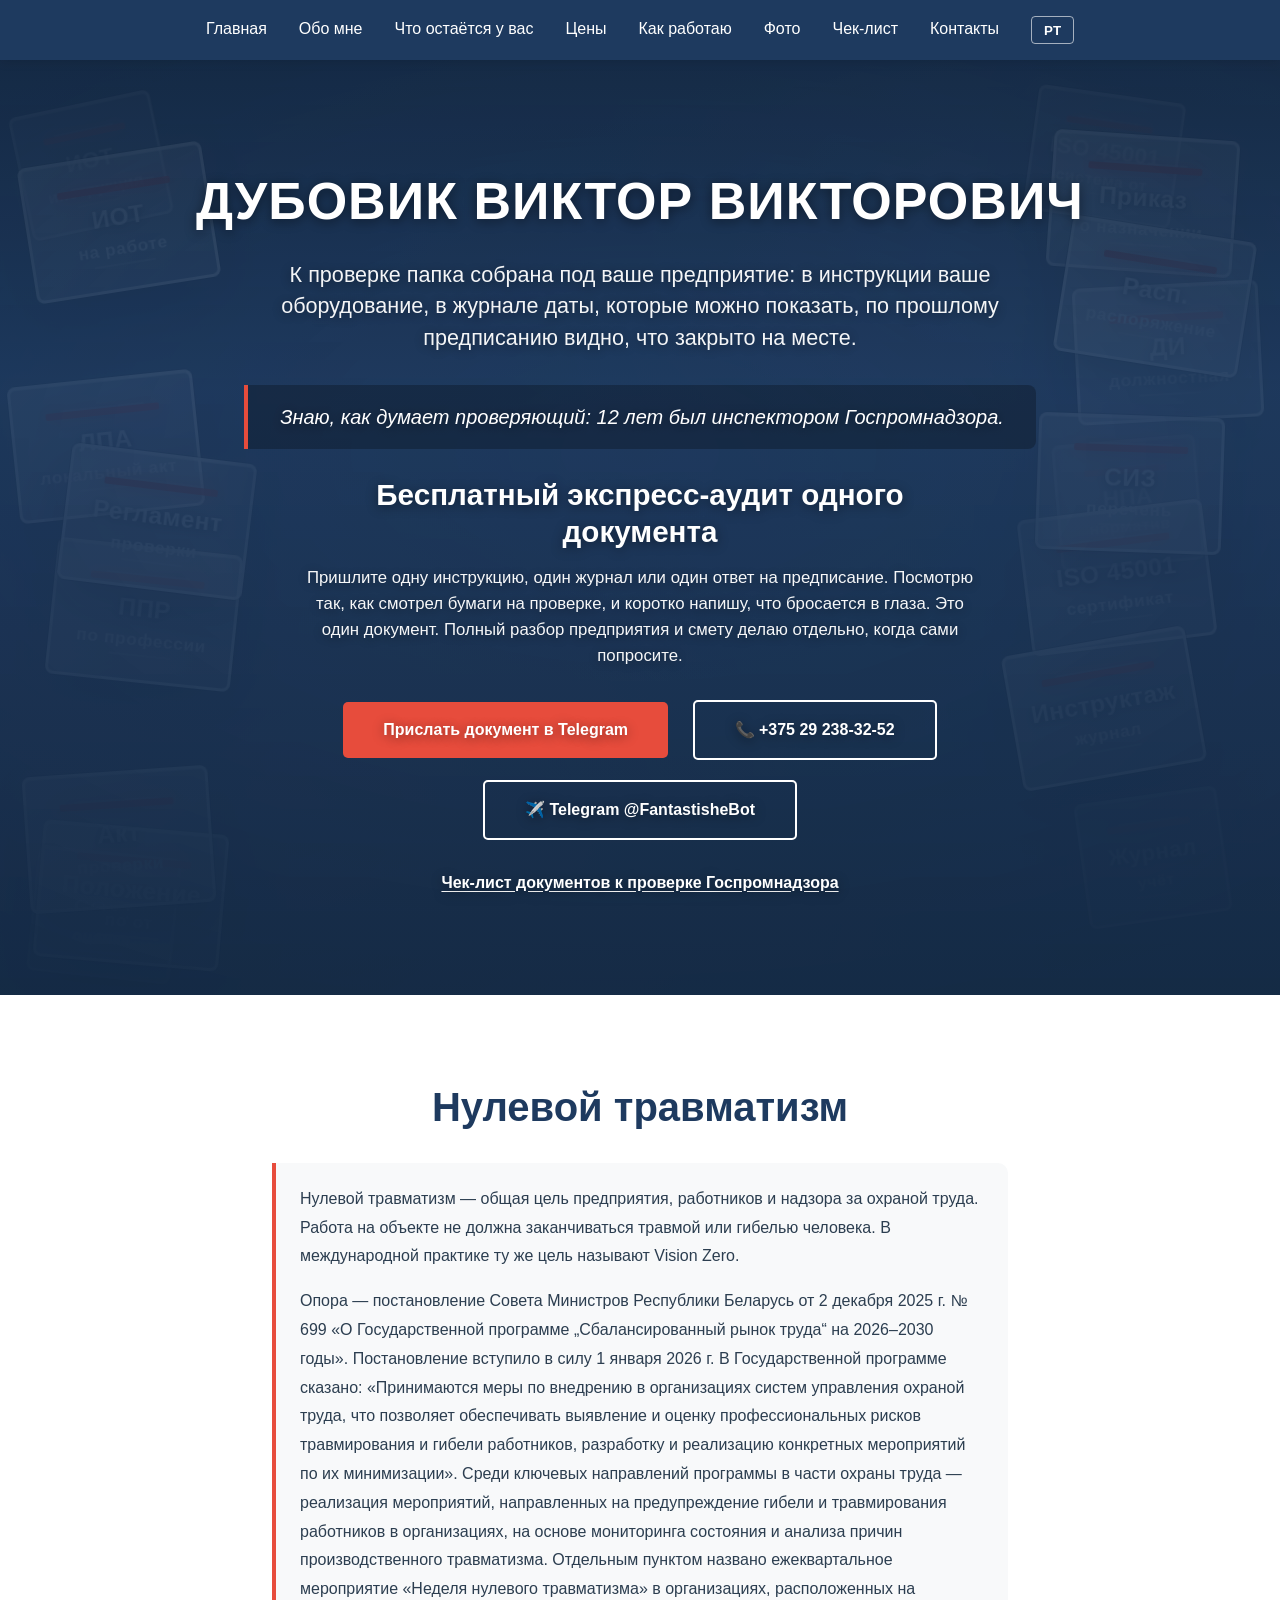
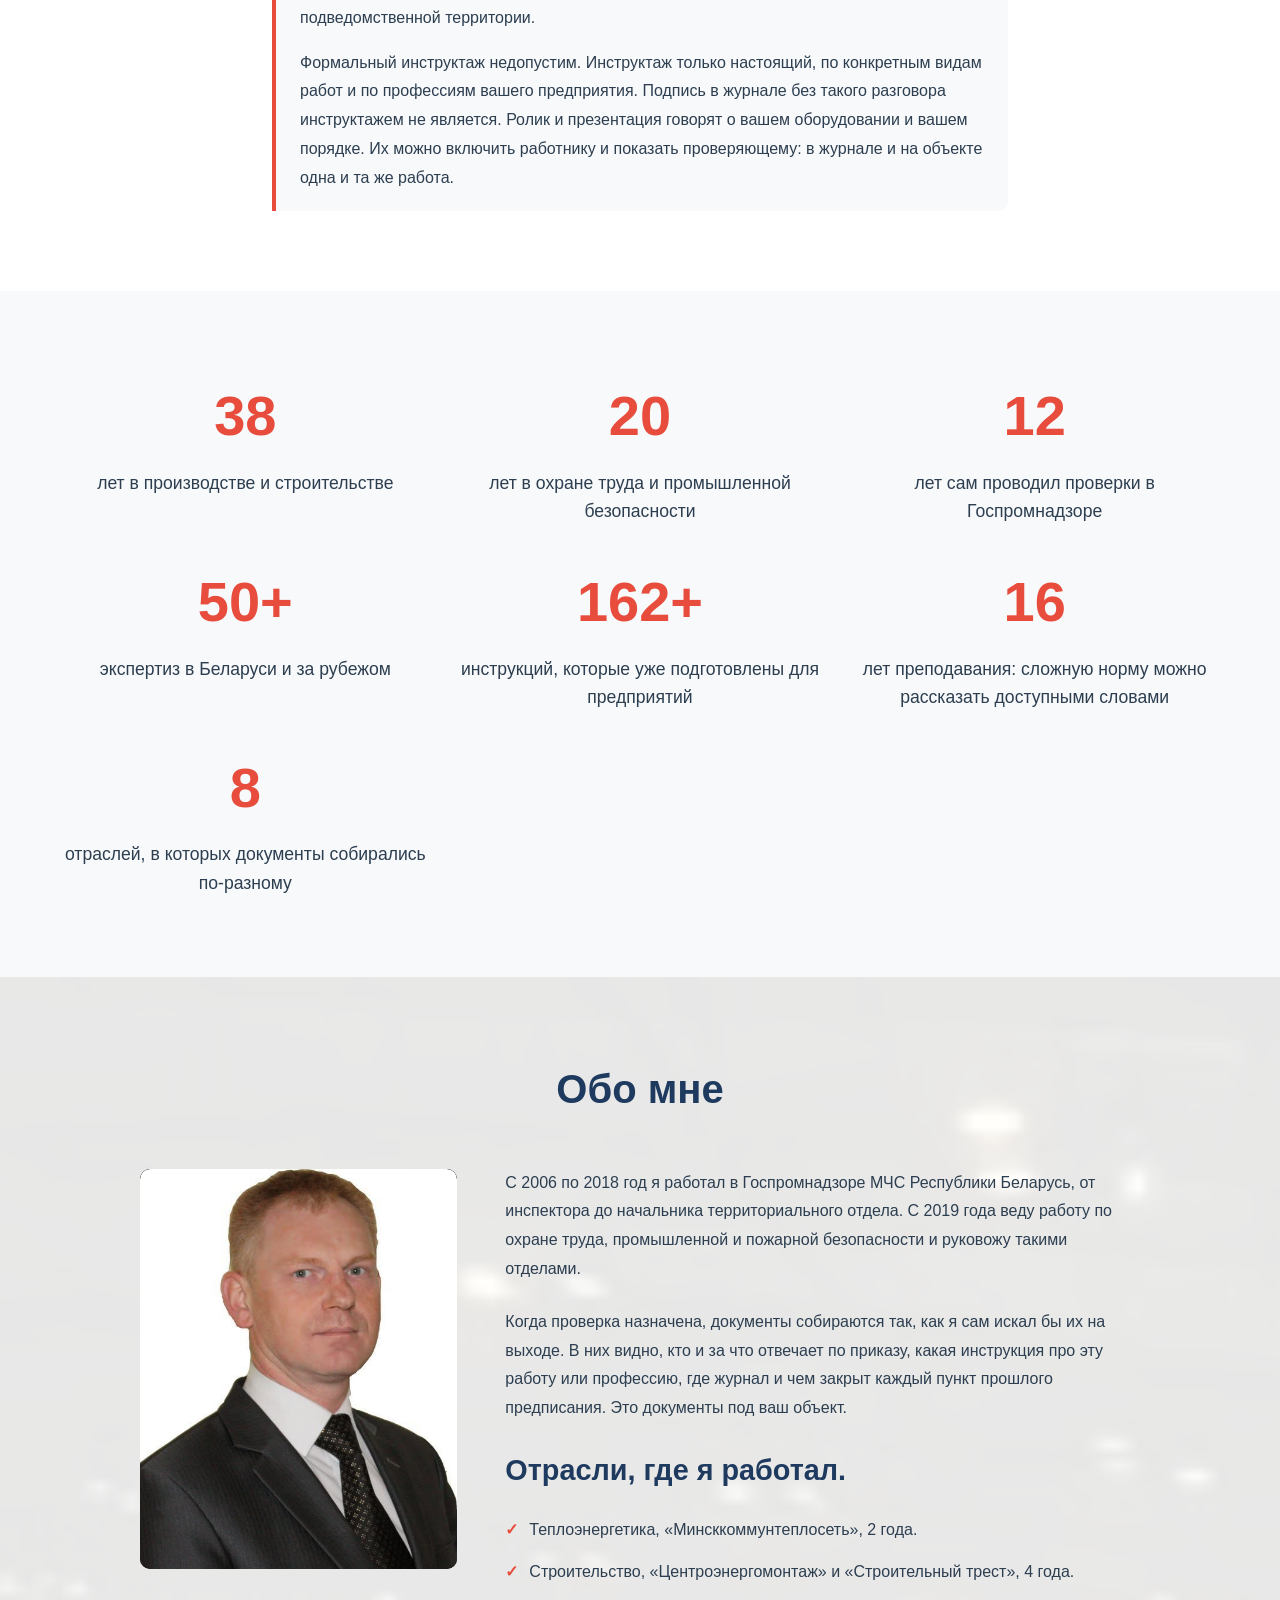
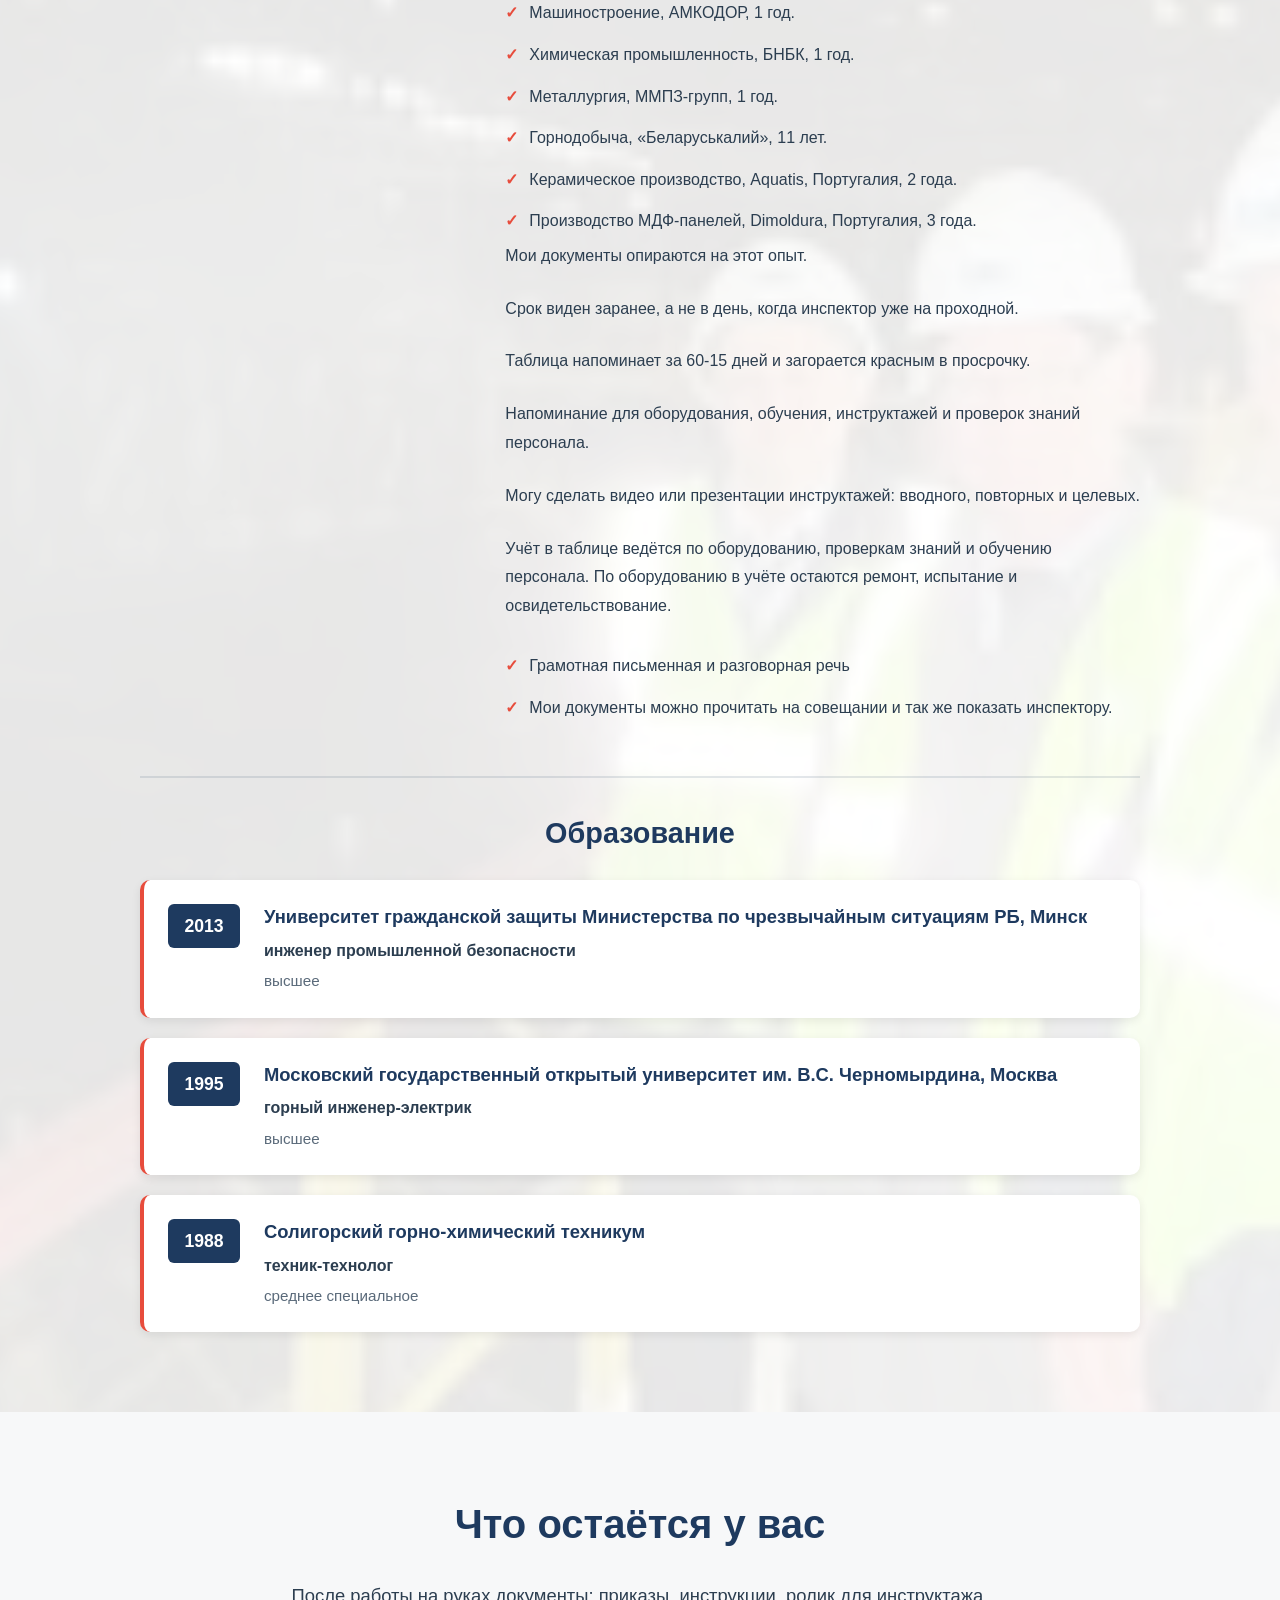
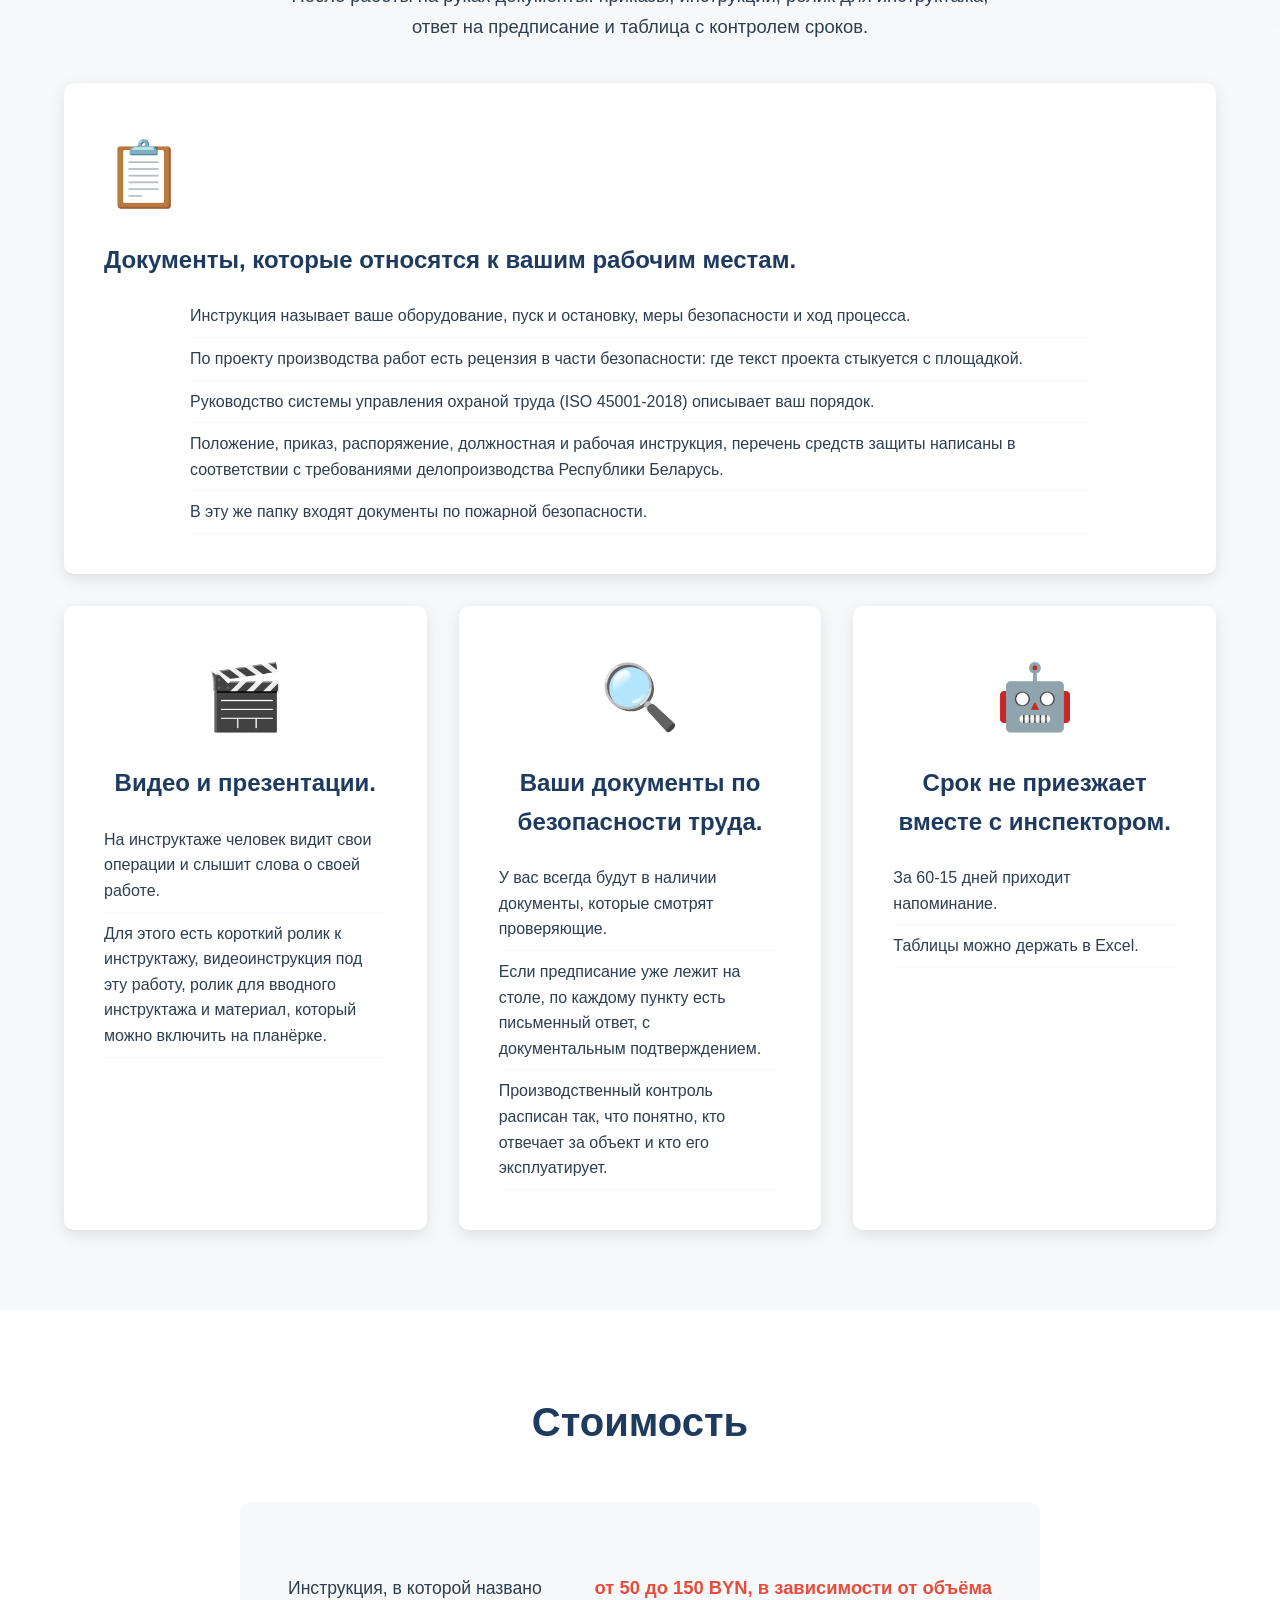
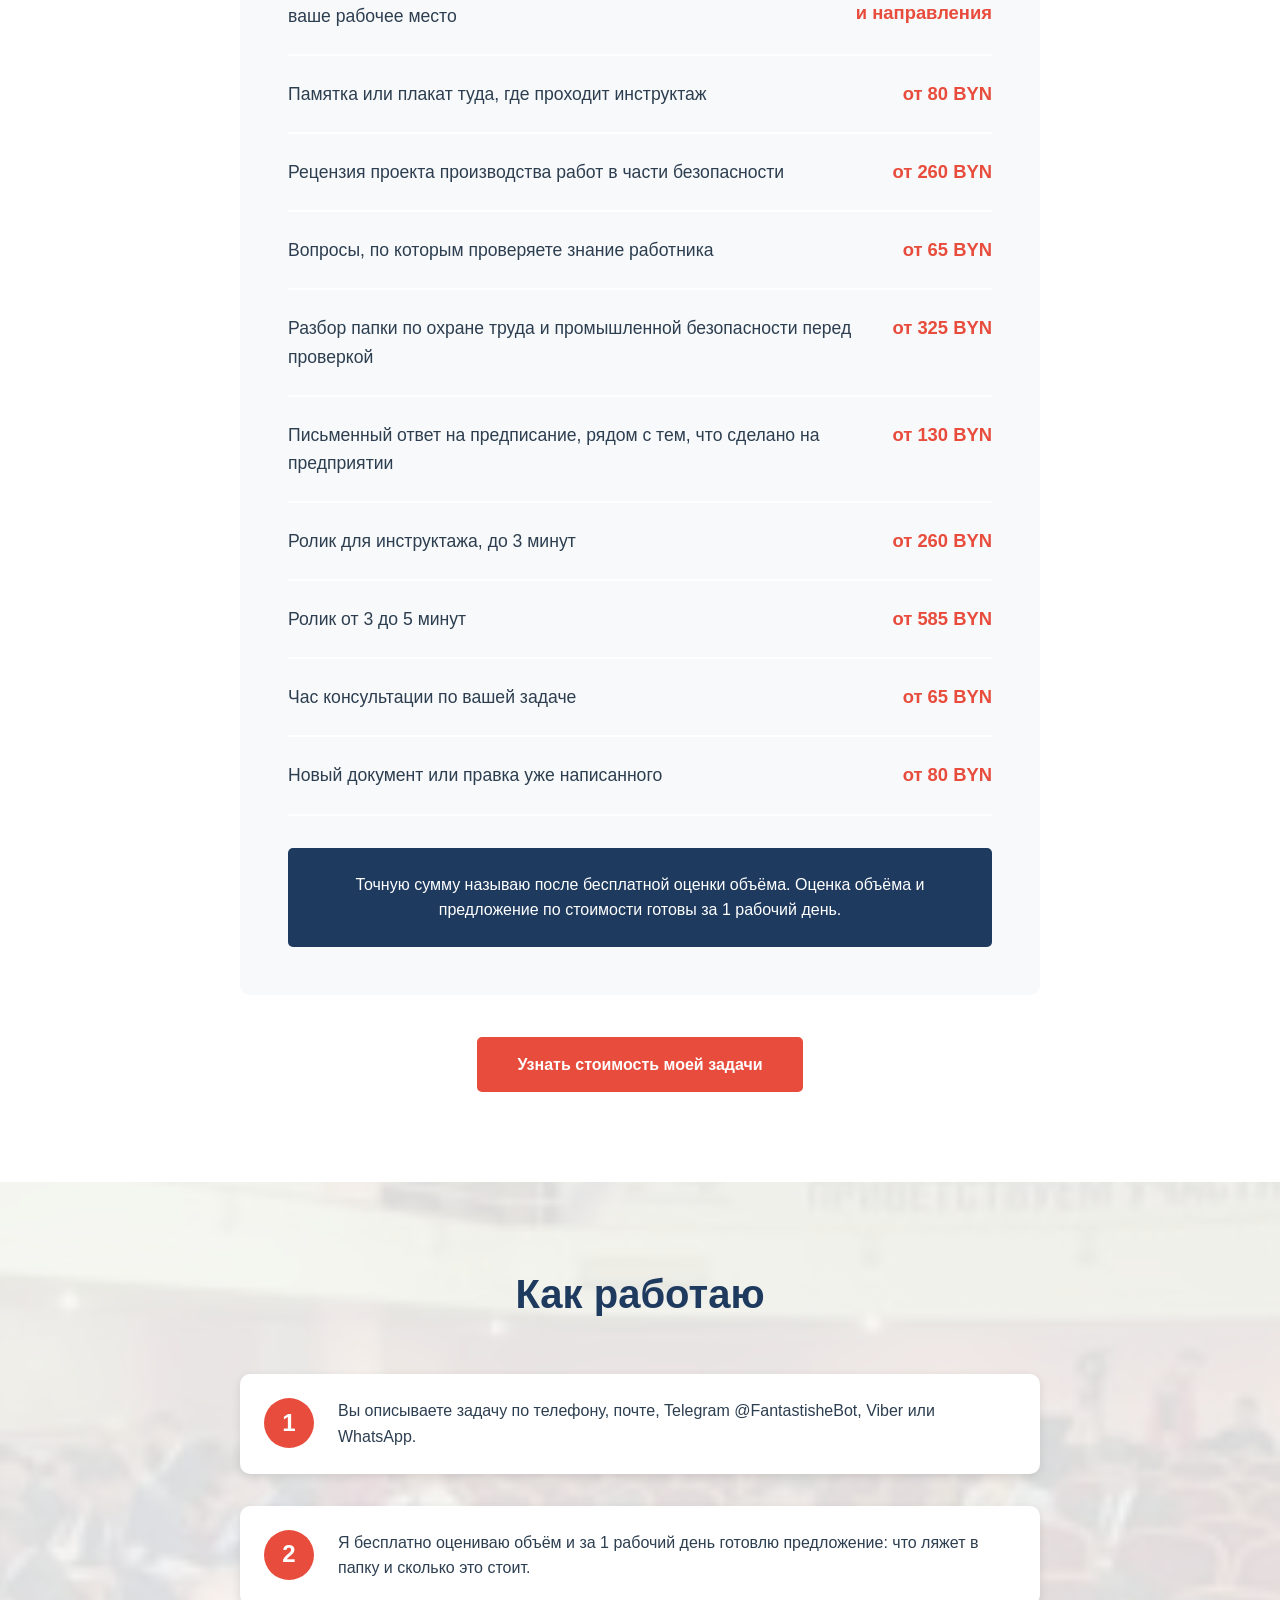
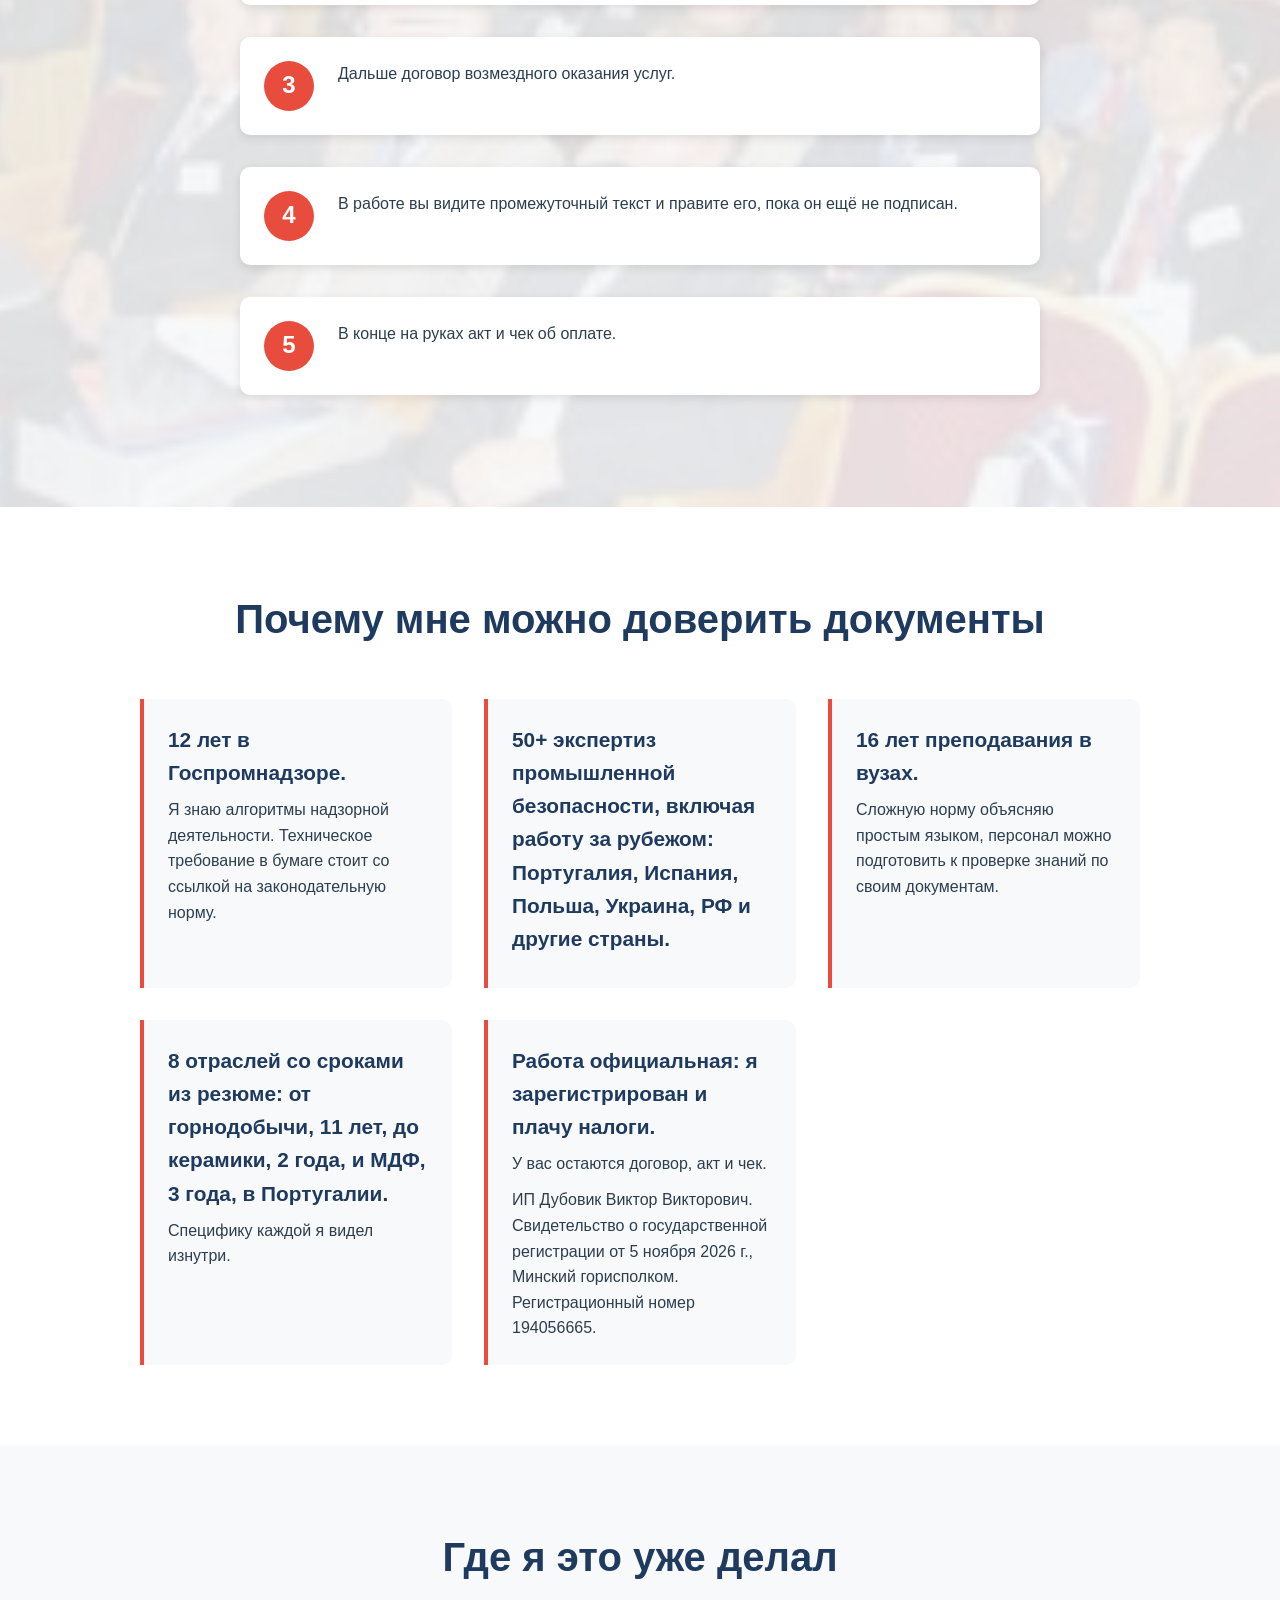
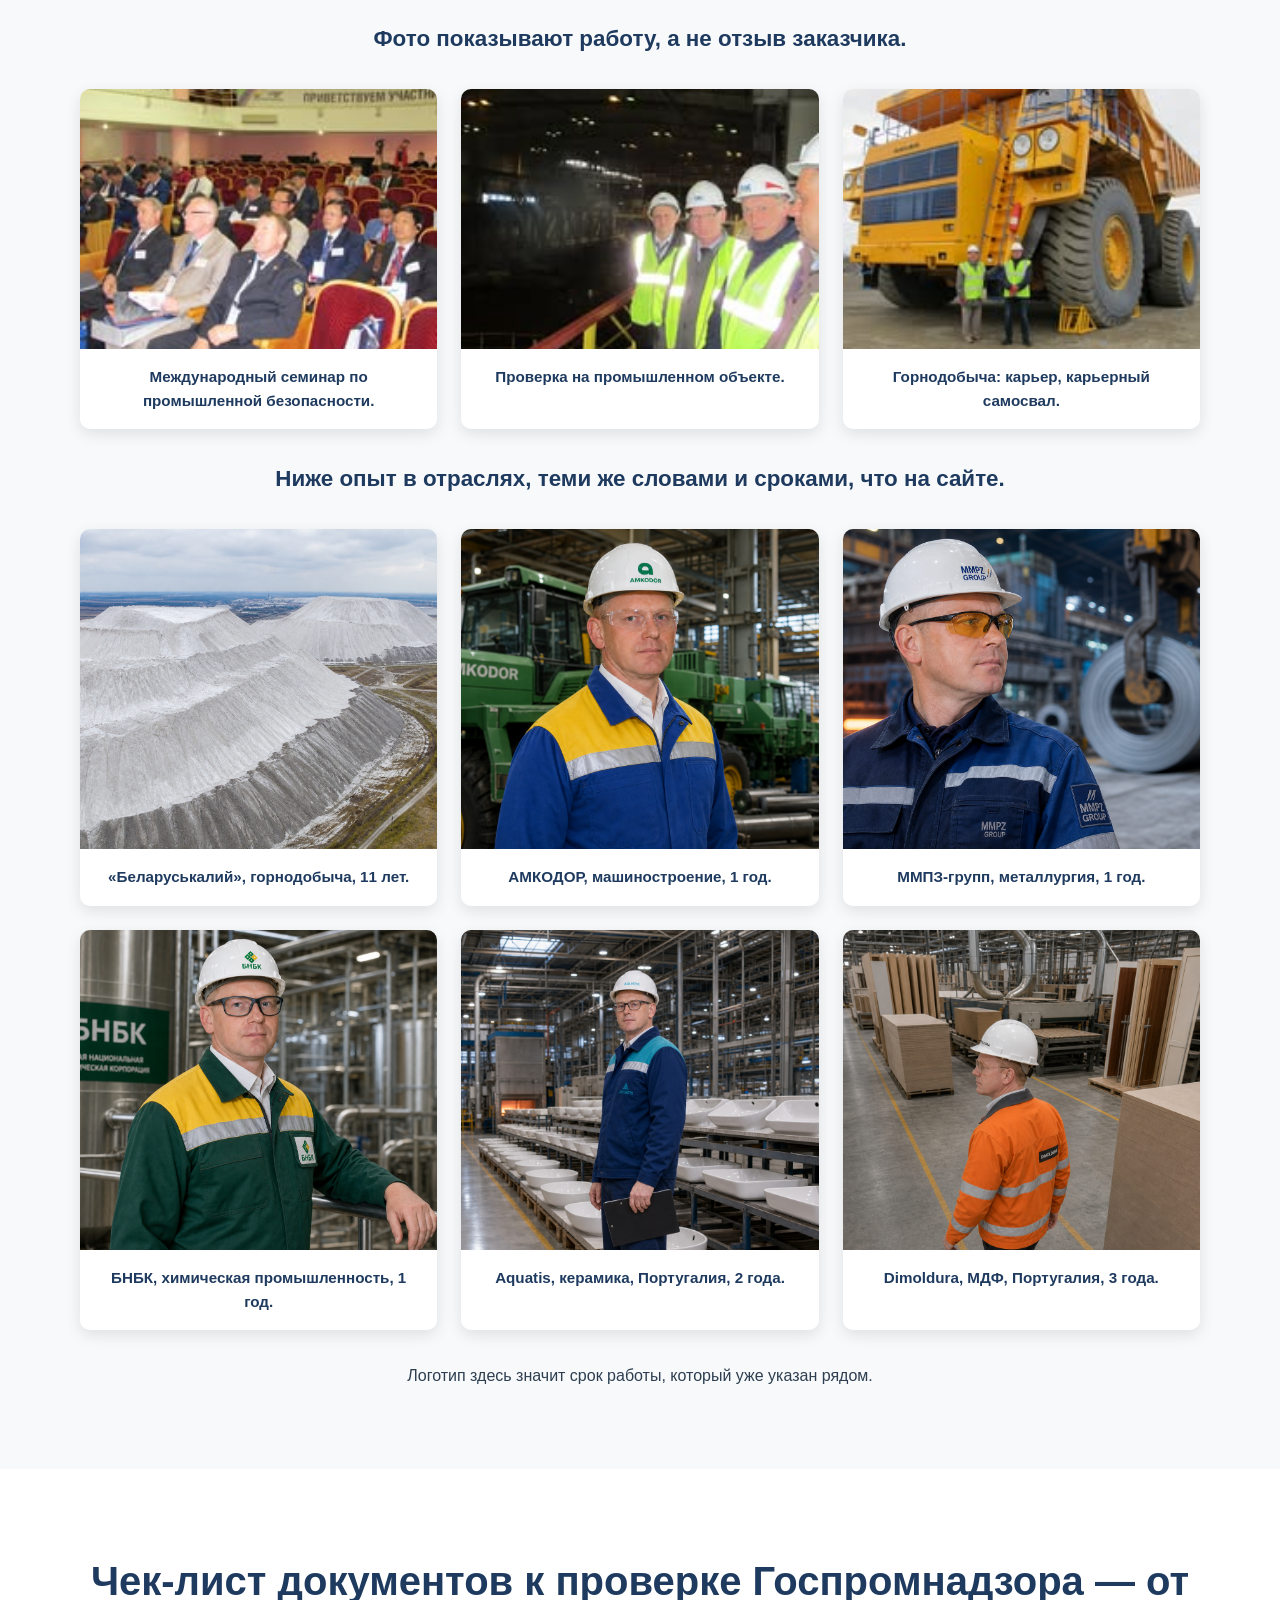
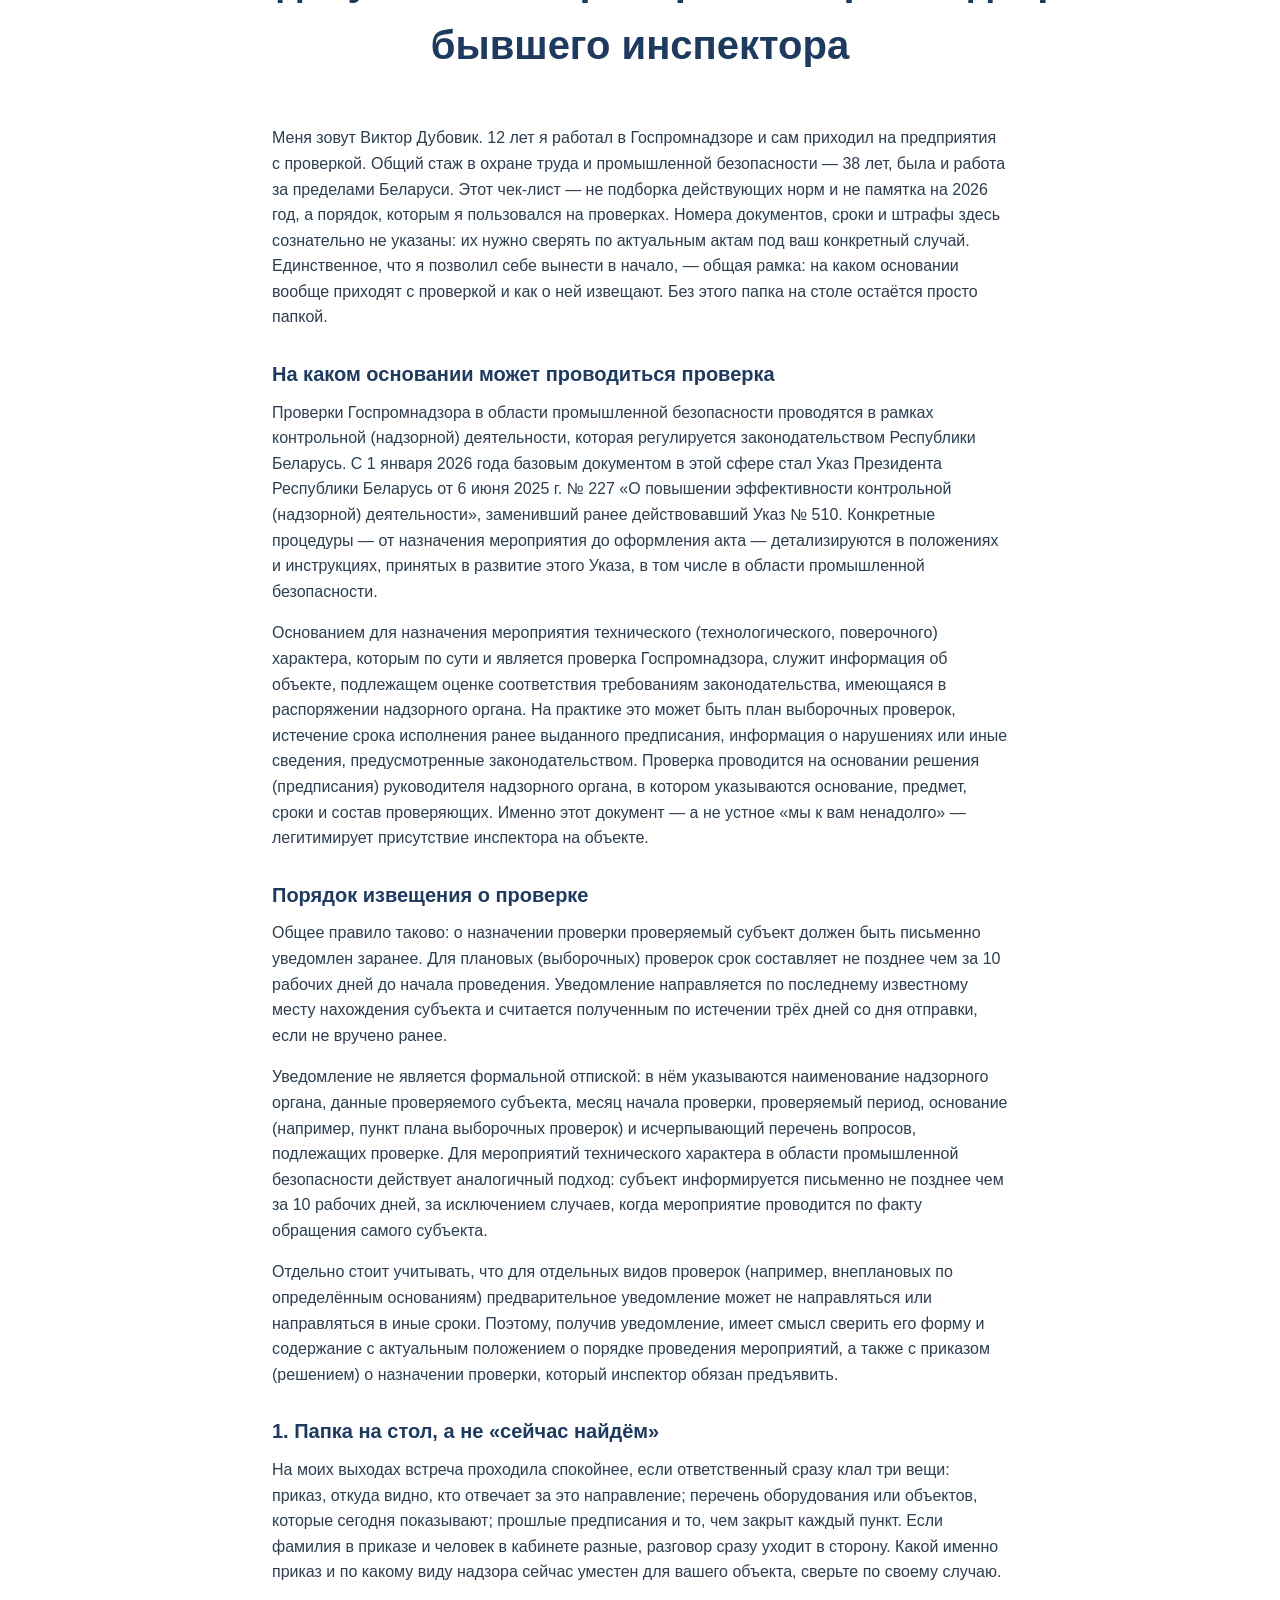
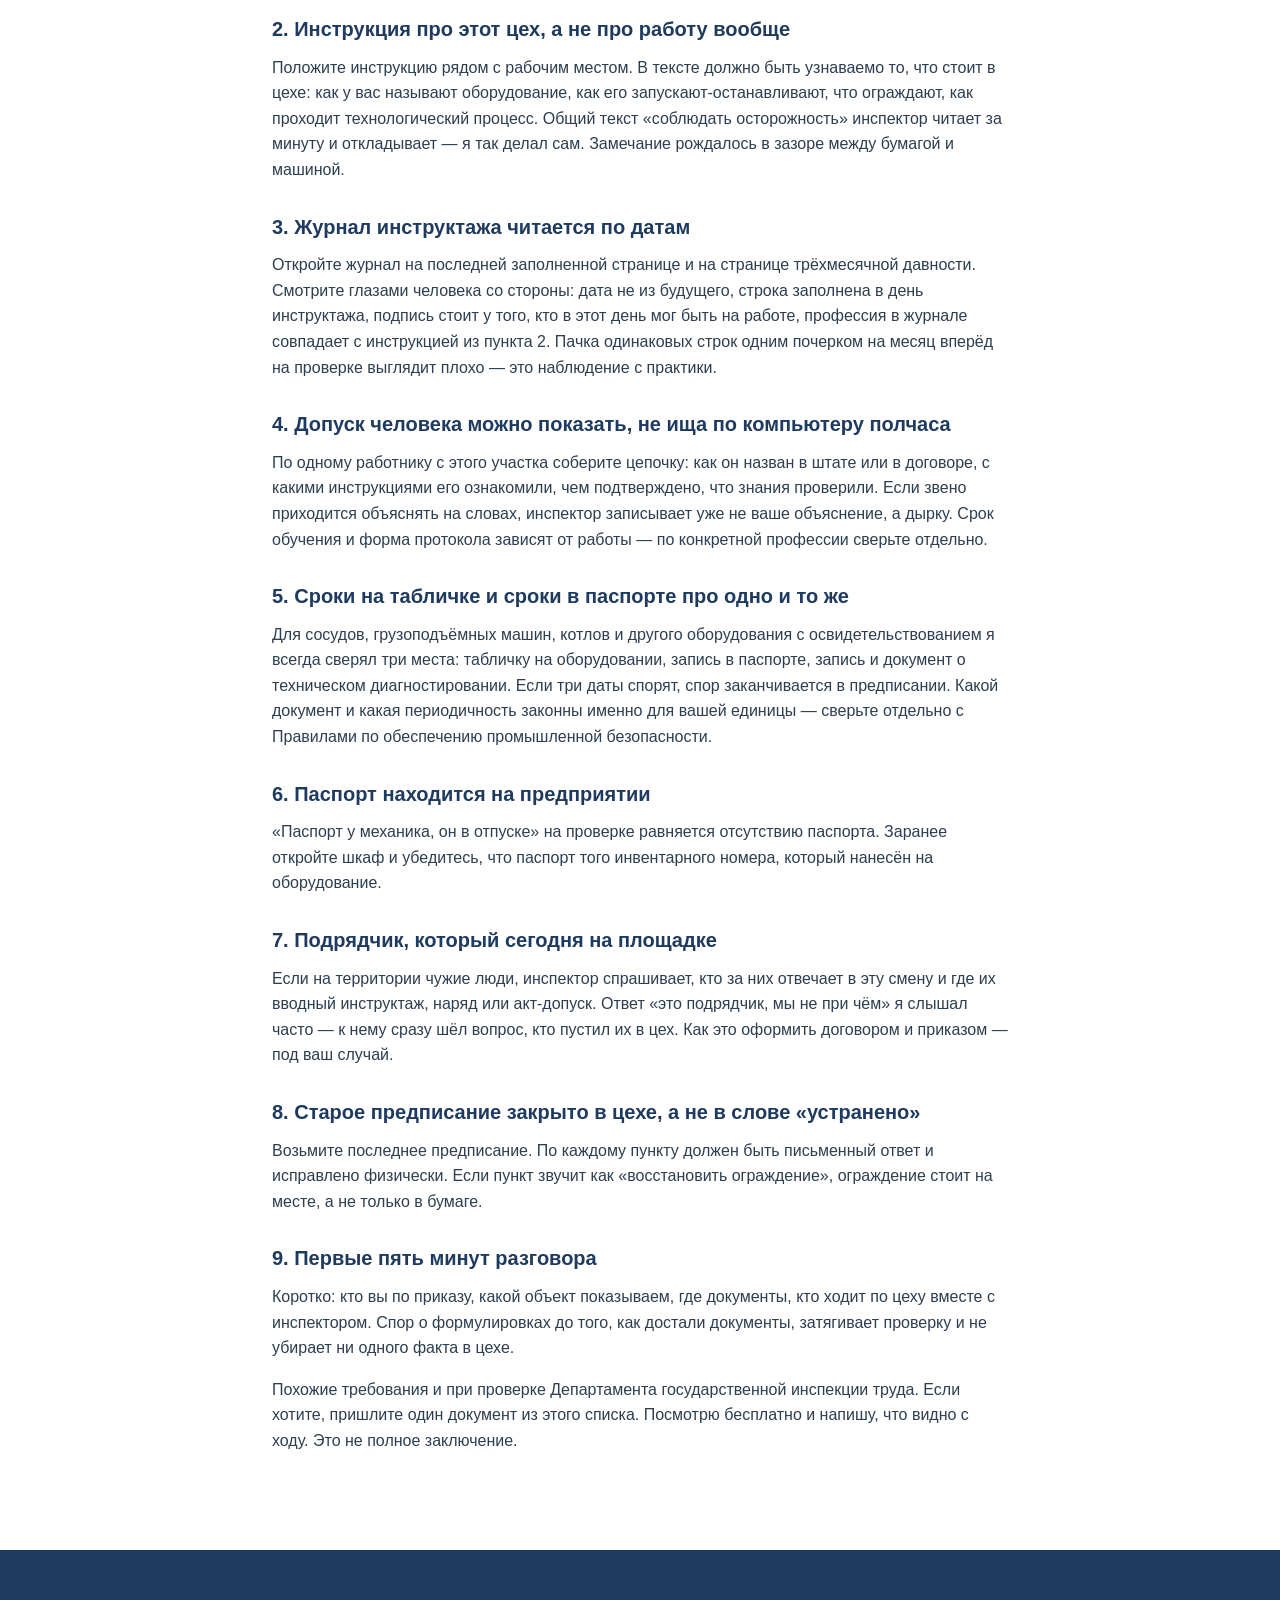
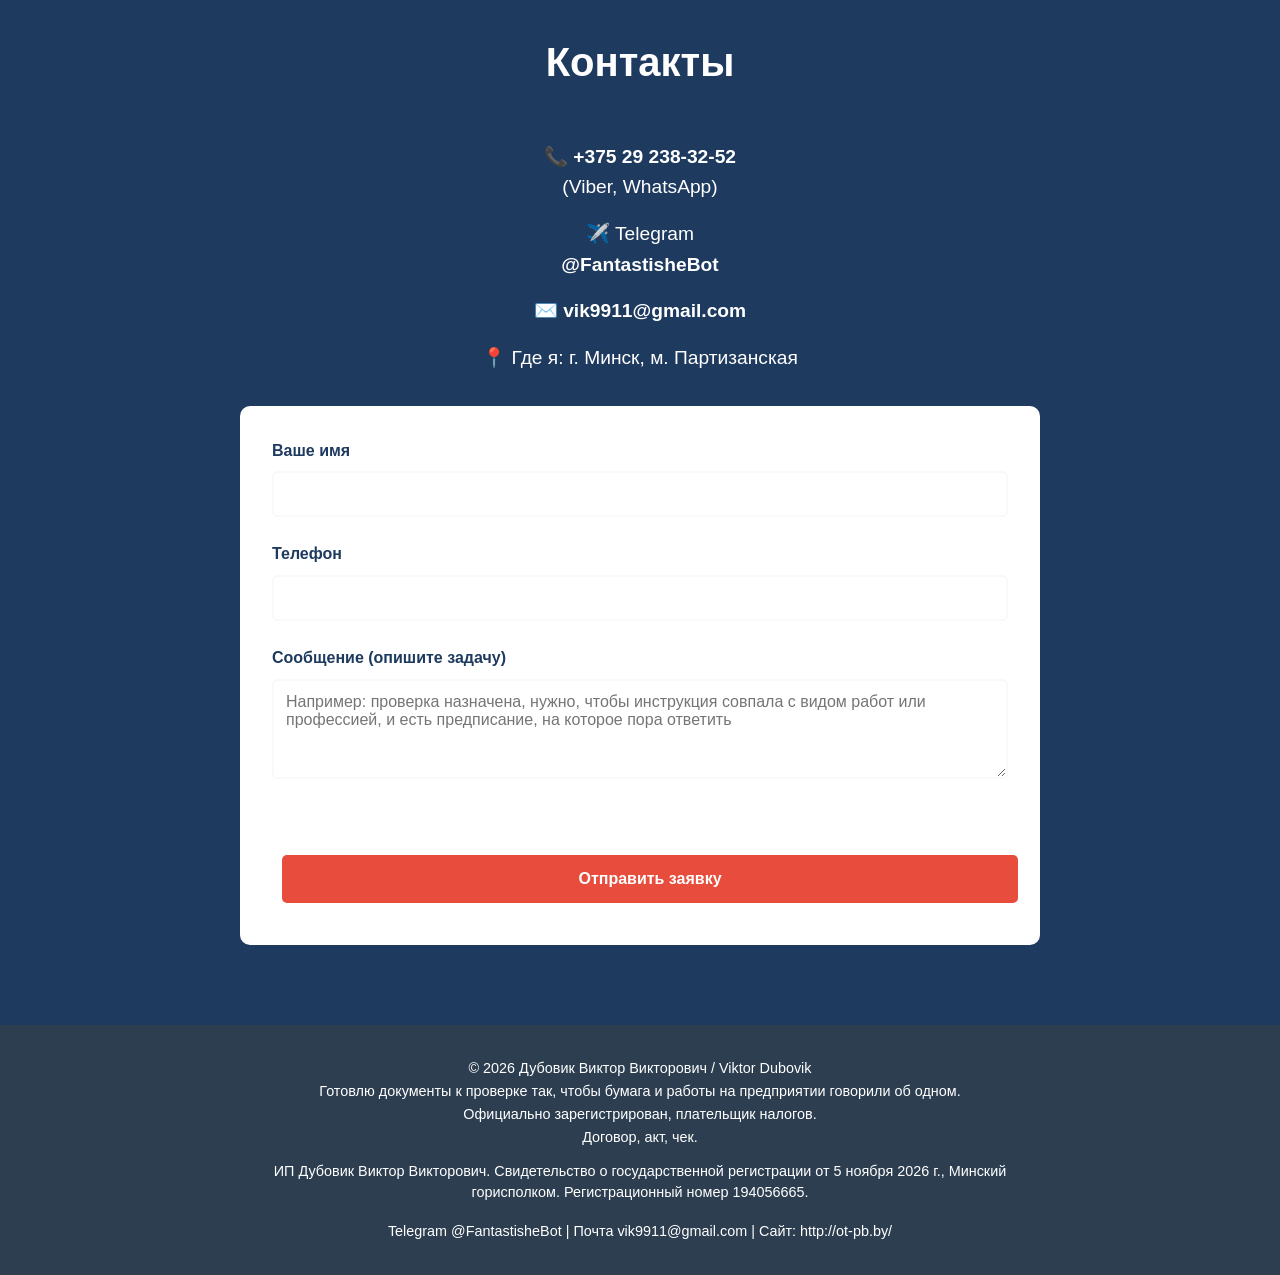
<file: index.html>
<!DOCTYPE html>
<html lang="ru">
<head>
    <meta charset="UTF-8">
    <meta name="viewport" content="width=device-width, initial-scale=1.0">
    <meta name="description" content="Виктор Дубовик, инженер по промышленной безопасности. 12 лет работал инспектором Госпромнадзора, общий стаж 38 лет, 20 лет в сфере безопасности труда и оборудования. Соберу документы так, чтобы в них было ваше реальное предприятие. Один документ можно прислать на бесплатный просмотр в Telegram. Тел. +375 29 238-32-52.">
    <title>Дубовик В.В., Минск: папка к проверке совпадает с реальным состоянием предприятия</title>
    <link rel="preload" as="image" href="images/portrait-about.png?v=20260822h">
    <link rel="preload" as="image" href="images/portrait-office.png?v=20260822h">
    <link rel="stylesheet" href="styles.css?v=20261106a">
</head>
<body>
    <nav>
        <ul>
            <li><a href="#home" data-i18n="navHome"></a></li>
            <li><a href="#about" data-i18n="navAbout"></a></li>
            <li><a href="#services" data-i18n="navServices"></a></li>
            <li><a href="#pricing" data-i18n="navPricing"></a></li>
            <li><a href="#process" data-i18n="navProcess"></a></li>
            <li><a href="#gallery" data-i18n="navGallery"></a></li>
            <li><a href="#checklist">Чек-лист</a></li>
            <li><a href="#contact" data-i18n="navContact"></a></li>
            <li><button type="button" id="lang-toggle" class="lang-btn" data-i18n="langSwitch"></button></li>
        </ul>
    </nav>

    <section class="hero" id="home">
        <div class="hero-bg" aria-hidden="true">
            <div class="hero-base"></div>
            <div class="hero-glow"></div>
            <div class="hero-docs hero-docs--back">
                <span class="hero-doc hero-doc--ghost" style="--x:1%;--y:4%;--r:-12deg;--fx:-4px;--d:0s;--i:0"><i></i><b>ИОТ</b><em>инструкция</em></span>
                <span class="hero-doc hero-doc--ghost" style="--x:80%;--y:3%;--r:8deg;--fx:4px;--d:2.5s;--i:1"><i></i><b>ISO 45001</b><em>система ОТ</em></span>
                <span class="hero-doc hero-doc--ghost" style="--x:82%;--y:40%;--r:-5deg;--fx:4px;--d:5s;--i:2"><i></i><b>НПА</b><em>норматив</em></span>
                <span class="hero-doc hero-doc--ghost" style="--x:2%;--y:84%;--r:6deg;--fx:-4px;--d:7s;--i:3"><i></i><b>СОУТ</b><em>оценка</em></span>
                <span class="hero-doc hero-doc--ghost" style="--x:84%;--y:78%;--r:-8deg;--fx:4px;--d:9s;--i:4"><i></i><b>Журнал</b><em>учёт</em></span>
            </div>
            <div class="hero-docs hero-docs--front">
                <span class="hero-doc" style="--x:2%;--y:10%;--r:-9deg;--fx:-4px;--d:0.4s;--i:0"><i></i><b>ИОТ</b><em>на работе</em></span>
                <span class="hero-doc" style="--x:4%;--y:52%;--r:6deg;--fx:-4px;--d:1.8s;--i:1"><i></i><b>ППР</b><em>по профессии</em></span>
                <span class="hero-doc" style="--x:82%;--y:8%;--r:4deg;--fx:4px;--d:3.2s;--i:2"><i></i><b>Приказ</b><em>о назначении</em></span>
                <span class="hero-doc" style="--x:80%;--y:48%;--r:-7deg;--fx:4px;--d:4.6s;--i:3"><i></i><b>ISO 45001</b><em>сертификат</em></span>
                <span class="hero-doc" style="--x:3%;--y:82%;--r:5deg;--fx:-4px;--d:2.4s;--i:4"><i></i><b>Положение</b><em>по ОТ</em></span>
                <span class="hero-doc" style="--x:84%;--y:24%;--r:-3deg;--fx:4px;--d:5.8s;--i:5"><i></i><b>ДИ</b><em>должностная</em></span>
                <span class="hero-doc" style="--x:1%;--y:34%;--r:-6deg;--fx:-4px;--d:6.4s;--i:6"><i></i><b>ЛПА</b><em>локальный акт</em></span>
                <span class="hero-doc" style="--x:5%;--y:42%;--r:7deg;--fx:-4px;--d:7.2s;--i:7"><i></i><b>Регламент</b><em>проверки</em></span>
                <span class="hero-doc" style="--x:81%;--y:38%;--r:2deg;--fx:4px;--d:8s;--i:8"><i></i><b>СИЗ</b><em>перечень</em></span>
                <span class="hero-doc" style="--x:83%;--y:18%;--r:9deg;--fx:4px;--d:9.6s;--i:9"><i></i><b>Расп.</b><em>распоряжение</em></span>
                <span class="hero-doc" style="--x:2%;--y:76%;--r:-4deg;--fx:-4px;--d:10.2s;--i:10"><i></i><b>Акт</b><em>проверки</em></span>
                <span class="hero-doc" style="--x:79%;--y:62%;--r:-10deg;--fx:4px;--d:11s;--i:11"><i></i><b>Инструктаж</b><em>журнал</em></span>
            </div>
            <div class="hero-sectors">
                <span class="sector-icon" style="--sx:12%;--sy:38%">⚡</span>
                <span class="sector-icon" style="--sx:78%;--sy:68%">🏗️</span>
                <span class="sector-icon" style="--sx:65%;--sy:18%">⚙️</span>
                <span class="sector-icon" style="--sx:22%;--sy:72%">🧪</span>
                <span class="sector-icon" style="--sx:48%;--sy:12%">🔩</span>
                <span class="sector-icon" style="--sx:35%;--sy:52%">⛏️</span>
                <span class="sector-icon" style="--sx:88%;--sy:82%">🏪</span>
                <span class="sector-icon" style="--sx:55%;--sy:82%">🍽️</span>
            </div>
            <div class="hero-sector-labels">
                <span class="sector-label">Теплоэнергетика</span>
                <span class="sector-label">Строительство</span>
                <span class="sector-label">Машиностроение</span>
                <span class="sector-label">Химия</span>
                <span class="sector-label">Металлургия</span>
                <span class="sector-label">Горнодобыча</span>
                <span class="sector-label">Торговля</span>
                <span class="sector-label">Общепит</span>
            </div>
            <div class="hero-overlay"></div>
        </div>
        <div class="hero-content">
            <h1 data-i18n="heroName"></h1>
            <p class="subtitle" data-i18n="heroSubtitle"></p>
            <div class="tagline" data-i18n="heroTagline"></div>
            <h2 class="hero-offer-title" data-i18n="heroOfferTitle">Бесплатный экспресс-аудит одного документа</h2>
            <p class="hero-offer" data-i18n="heroOfferText">Пришлите одну инструкцию, один журнал или один ответ на предписание. Посмотрю так, как смотрел бумаги на проверке, и коротко напишу, что бросается в глаза. Это один документ. Полный разбор предприятия и смету делаю отдельно, когда сами попросите.</p>
            <a href="https://t.me/FantastisheBot" class="btn" target="_blank" rel="noopener" data-i18n="heroCta">Прислать документ в Telegram</a>
            <a href="tel:+375292383252" class="btn btn-outline">📞 +375 29 238-32-52</a>
            <a href="https://t.me/FantastisheBot" target="_blank" rel="noopener" class="btn btn-outline">✈️ Telegram @FantastisheBot</a>
            <p class="hero-article-link"><a href="#checklist">Чек-лист документов к проверке Госпромнадзора</a></p>
        </div>
    </section>

    <section class="vision-zero" id="vision-zero">
        <h2>Нулевой травматизм</h2>
        <div class="vision-zero-body">
            <p>Нулевой травматизм — общая цель предприятия, работников и надзора за охраной труда. Работа на объекте не должна заканчиваться травмой или гибелью человека. В международной практике ту же цель называют Vision Zero.</p>
            <p>Опора — постановление Совета Министров Республики Беларусь от 2 декабря 2025 г. № 699 «О Государственной программе „Сбалансированный рынок труда“ на 2026–2030 годы». Постановление вступило в силу 1 января 2026 г. В Государственной программе сказано: «Принимаются меры по внедрению в организациях систем управления охраной труда, что позволяет обеспечивать выявление и оценку профессиональных рисков травмирования и гибели работников, разработку и реализацию конкретных мероприятий по их минимизации». Среди ключевых направлений программы в части охраны труда — реализация мероприятий, направленных на предупреждение гибели и травмирования работников в организациях, на основе мониторинга состояния и анализа причин производственного травматизма. Отдельным пунктом названо ежеквартальное мероприятие «Неделя нулевого травматизма» в организациях, расположенных на подведомственной территории.</p>
            <p>Формальный инструктаж недопустим. Инструктаж только настоящий, по конкретным видам работ и по профессиям вашего предприятия. Подпись в журнале без такого разговора инструктажем не является. Ролик и презентация говорят о вашем оборудовании и вашем порядке. Их можно включить работнику и показать проверяющему: в журнале и на объекте одна и та же работа.</p>
        </div>
    </section>

    <section class="stats">
        <div class="stats-grid">
            <div class="stat-item"><h3>38</h3><p data-i18n="stat1"></p></div>
            <div class="stat-item"><h3>20</h3><p data-i18n="stat20"></p></div>
            <div class="stat-item"><h3>12</h3><p data-i18n="stat2"></p></div>
            <div class="stat-item"><h3>50+</h3><p data-i18n="stat3"></p></div>
            <div class="stat-item"><h3>162+</h3><p data-i18n="stat4"></p></div>
            <div class="stat-item"><h3>16</h3><p data-i18n="stat5"></p></div>
            <div class="stat-item"><h3>8</h3><p data-i18n="stat6"></p></div>
        </div>
    </section>

    <section class="about section-with-video" id="about">
        <div class="section-video-bg" aria-hidden="true">
            <video class="section-video" autoplay muted loop playsinline poster="images/industrial-inspection.png">
                <source src="videos/construction.mp4?v=20260822i" type="video/mp4">
            </video>
            <div class="section-video-overlay"></div>
        </div>
        <div class="section-video-content">
        <h2 data-i18n="aboutTitle"></h2>
        <div class="about-content">
            <div class="about-photo" id="about-photo">
                <img class="about-photo__img about-photo__img--suit" src="images/portrait-about.png?v=20260822h" alt="Дубовик Виктор Викторович" fetchpriority="high" decoding="async">
                <img class="about-photo__img about-photo__img--office" src="images/portrait-office.png?v=20260822h" alt="" decoding="async">
            </div>
            <div class="about-text">
                <p data-i18n="aboutP1"></p>
                <p data-i18n="aboutP2"></p>
                <h3 data-i18n="aboutH2"></h3>
                <ul>
                    <li data-i18n="aboutInd1"></li>
                    <li data-i18n="aboutInd2"></li>
                    <li data-i18n="aboutInd3"></li>
                    <li data-i18n="aboutInd4"></li>
                    <li data-i18n="aboutInd5"></li>
                    <li data-i18n="aboutInd6"></li>
                    <li data-i18n="aboutInd7"></li>
                    <li data-i18n="aboutInd8"></li>
                </ul>
                <p data-i18n="aboutIndClose"></p>
                <p data-i18n="aboutTech1"></p>
                <p data-i18n="aboutTech2"></p>
                <p data-i18n="aboutTech3"></p>
                <p data-i18n="aboutTech4"></p>
                <p data-i18n="aboutTech5"></p>
                <ul>
                    <li data-i18n="aboutSkill1">Грамотная письменная и разговорная речь</li>
                    <li data-i18n="aboutSkill2">Мои документы можно прочитать на совещании и так же показать инспектору.</li>
                </ul>
            </div>
        </div>
        <div class="education-block">
            <h3 data-i18n="eduTitle"></h3>
            <div class="education-list">
                <article class="edu-item">
                    <div class="edu-year">2013</div>
                    <div class="edu-content">
                        <h4 data-i18n="edu1School"></h4>
                        <p class="edu-degree" data-i18n="edu1Degree"></p>
                        <p class="edu-meta" data-i18n="edu1Meta"></p>
                    </div>
                </article>
                <article class="edu-item">
                    <div class="edu-year">1995</div>
                    <div class="edu-content">
                        <h4 data-i18n="edu2School"></h4>
                        <p class="edu-degree" data-i18n="edu2Degree"></p>
                        <p class="edu-meta" data-i18n="edu2Meta"></p>
                    </div>
                </article>
                <article class="edu-item">
                    <div class="edu-year">1988</div>
                    <div class="edu-content">
                        <h4 data-i18n="edu3School"></h4>
                        <p class="edu-degree" data-i18n="edu3Degree"></p>
                        <p class="edu-meta" data-i18n="edu3Meta"></p>
                    </div>
                </article>
            </div>
        </div>
        </div>
    </section>

    <section class="services section-with-video" id="services">
        <div class="section-video-bg" aria-hidden="true">
            <video class="section-video" autoplay muted loop playsinline>
                <source src="videos/chemical.mp4?v=20260822i" type="video/mp4">
            </video>
            <div class="section-video-overlay"></div>
        </div>
        <div class="section-video-content">
        <h2 data-i18n="servicesTitle"></h2>
        <p class="services-intro" data-i18n="servicesLead"></p>
        <div class="services-grid">
            <div class="service-card service-card-wide">
                <div class="service-icon">📋</div>
                <h3 data-i18n="svc1Title"></h3>
                <ul>
                    <li data-i18n="svc1i1"></li><li data-i18n="svc1i2"></li><li data-i18n="svc1i3"></li>
                    <li data-i18n="svc1i4"></li>
                    <li data-i18n="svc1i5"></li>
                </ul>
            </div>
            <div class="service-card">
                <div class="service-icon">🎬</div>
                <h3 data-i18n="svc2Title"></h3>
                <ul>
                    <li data-i18n="svc2i1"></li>
                    <li data-i18n="svc2i2"></li>
                </ul>
            </div>
            <div class="service-card">
                <div class="service-icon">🔍</div>
                <h3 data-i18n="svc3Title"></h3>
                <ul>
                    <li data-i18n="svc3i1"></li><li data-i18n="svc3i2"></li>
                    <li data-i18n="svc3i3"></li>
                </ul>
            </div>
            <div class="service-card">
                <div class="service-icon">🤖</div>
                <h3 data-i18n="svc4Title"></h3>
                <ul>
                    <li data-i18n="svc4i1"></li>
                    <li data-i18n="svc4i2"></li>
                </ul>
            </div>
        </div>
        </div>
    </section>

    <section class="pricing section-with-video" id="pricing">
        <div class="section-video-bg" aria-hidden="true">
            <video class="section-video" autoplay muted loop playsinline>
                <source src="videos/store.mp4?v=20260822i" type="video/mp4">
            </video>
            <div class="section-video-overlay"></div>
        </div>
        <div class="section-video-content">
        <h2 data-i18n="pricingTitle"></h2>
        <div class="pricing-list">
            <div class="pricing-item"><span data-i18n="price1"></span><span class="price" data-i18n="price1Amt">от 50 до 150 BYN, в зависимости от объёма и направления</span></div>
            <div class="pricing-item"><span data-i18n="price2"></span><span class="price">от 80 BYN</span></div>
            <div class="pricing-item"><span data-i18n="price3"></span><span class="price">от 260 BYN</span></div>
            <div class="pricing-item"><span data-i18n="price4"></span><span class="price">от 65 BYN</span></div>
            <div class="pricing-item"><span data-i18n="price5"></span><span class="price">от 325 BYN</span></div>
            <div class="pricing-item"><span data-i18n="price6"></span><span class="price">от 130 BYN</span></div>
            <div class="pricing-item"><span data-i18n="price7"></span><span class="price">от 260 BYN</span></div>
            <div class="pricing-item"><span data-i18n="price8"></span><span class="price">от 585 BYN</span></div>
            <div class="pricing-item"><span data-i18n="price9"></span><span class="price">от 65 BYN</span></div>
            <div class="pricing-item"><span data-i18n="price10"></span><span class="price">от 80 BYN</span></div>
            <div class="pricing-note" data-i18n="pricingNote"></div>
        </div>
        <div class="center-mt"><a href="#contact" class="btn" data-i18n="pricingCta"></a></div>
        </div>
    </section>

    <section class="process section-with-video" id="process">
        <div class="section-video-bg" aria-hidden="true">
            <video class="section-video" autoplay muted loop playsinline poster="images/conference.png">
                <source src="videos/kitchen.mp4?v=20260822i" type="video/mp4">
            </video>
            <div class="section-video-overlay"></div>
        </div>
        <div class="section-video-content">
        <h2 data-i18n="processTitle"></h2>
        <div class="process-steps">
            <div class="step"><div class="step-number">1</div><div class="step-content"><p data-i18n="step1p"></p></div></div>
            <div class="step"><div class="step-number">2</div><div class="step-content"><p data-i18n="step2p"></p></div></div>
            <div class="step"><div class="step-number">3</div><div class="step-content"><p data-i18n="step3p"></p></div></div>
            <div class="step"><div class="step-number">4</div><div class="step-content"><p data-i18n="step4p"></p></div></div>
            <div class="step"><div class="step-number">5</div><div class="step-content"><p data-i18n="step5p"></p></div></div>
        </div>
        </div>
    </section>

    <section class="why-me" id="why-me">
        <h2 data-i18n="whyTitle"></h2>
        <div class="why-grid">
            <div class="why-item"><h3 data-i18n="why1t"></h3><p data-i18n="why1p"></p></div>
            <div class="why-item"><h3 data-i18n="why2t"></h3></div>
            <div class="why-item"><h3 data-i18n="why3t"></h3><p data-i18n="why3p"></p></div>
            <div class="why-item"><h3 data-i18n="why4t"></h3><p data-i18n="why4p"></p></div>
            <div class="why-item"><h3 data-i18n="why5t"></h3><p data-i18n="why5p"></p><p class="why-reg" data-i18n="regCertificate"></p></div>
        </div>
    </section>

    <section class="gallery" id="gallery">
        <h2 data-i18n="galleryTitle"></h2>
        <h3 class="gallery-subtitle" data-i18n="galleryRealTitle"></h3>
        <div class="gallery-grid">
            <figure class="gallery-item">
                <img src="images/conference.png" alt="" loading="lazy">
                <figcaption data-i18n="photoConference"></figcaption>
            </figure>
            <figure class="gallery-item">
                <img src="images/industrial-inspection.png" alt="" loading="lazy">
                <figcaption data-i18n="photoIndustrial"></figcaption>
            </figure>
            <figure class="gallery-item">
                <img src="images/belaz-mine.png" alt="" loading="lazy">
                <figcaption data-i18n="photoBelaz"></figcaption>
            </figure>
        </div>
        <h3 class="gallery-subtitle" data-i18n="galleryBrandTitle"></h3>
        <div class="gallery-grid gallery-grid-brands">
            <figure class="gallery-item">
                <img src="images/brand-belaruskali.png?v=20260902g" alt="" loading="lazy">
                <figcaption data-i18n="brandBelaruskali"></figcaption>
            </figure>
            <figure class="gallery-item">
                <img src="images/brand-amkodor.png?v=20260822l" alt="" loading="lazy">
                <figcaption data-i18n="brandAmkodor"></figcaption>
            </figure>
            <figure class="gallery-item">
                <img src="images/brand-mmpz.png?v=20260822l" alt="" loading="lazy">
                <figcaption data-i18n="brandMmpz"></figcaption>
            </figure>
            <figure class="gallery-item">
                <img src="images/brand-bnbk.png?v=20260822l" alt="" loading="lazy">
                <figcaption data-i18n="brandBnbk"></figcaption>
            </figure>
            <figure class="gallery-item">
                <img src="images/brand-aquatis.png?v=20260823o" alt="" loading="lazy">
                <figcaption data-i18n="brandAquatis"></figcaption>
            </figure>
            <figure class="gallery-item">
                <img src="images/brand-dimoldura.png?v=20260823n" alt="" loading="lazy">
                <figcaption data-i18n="brandDimoldura"></figcaption>
            </figure>
        </div>
        <p class="gallery-note" data-i18n="galleryLogoNote"></p>
    </section>

    <section class="checklist" id="checklist">
        <h2>Чек-лист документов к проверке Госпромнадзора — от бывшего инспектора</h2>
        <div class="checklist-body">
            <p>Меня зовут Виктор Дубовик. 12 лет я работал в Госпромнадзоре и сам приходил на предприятия с проверкой. Общий стаж в охране труда и промышленной безопасности — 38 лет, была и работа за пределами Беларуси. Этот чек-лист — не подборка действующих норм и не памятка на 2026 год, а порядок, которым я пользовался на проверках. Номера документов, сроки и штрафы здесь сознательно не указаны: их нужно сверять по актуальным актам под ваш конкретный случай. Единственное, что я позволил себе вынести в начало, — общая рамка: на каком основании вообще приходят с проверкой и как о ней извещают. Без этого папка на столе остаётся просто папкой.</p>
            <h3>На каком основании может проводиться проверка</h3>
            <p>Проверки Госпромнадзора в области промышленной безопасности проводятся в рамках контрольной (надзорной) деятельности, которая регулируется законодательством Республики Беларусь. С 1 января 2026 года базовым документом в этой сфере стал Указ Президента Республики Беларусь от 6 июня 2025 г. № 227 «О повышении эффективности контрольной (надзорной) деятельности», заменивший ранее действовавший Указ № 510. Конкретные процедуры — от назначения мероприятия до оформления акта — детализируются в положениях и инструкциях, принятых в развитие этого Указа, в том числе в области промышленной безопасности.</p>
            <p>Основанием для назначения мероприятия технического (технологического, поверочного) характера, которым по сути и является проверка Госпромнадзора, служит информация об объекте, подлежащем оценке соответствия требованиям законодательства, имеющаяся в распоряжении надзорного органа. На практике это может быть план выборочных проверок, истечение срока исполнения ранее выданного предписания, информация о нарушениях или иные сведения, предусмотренные законодательством. Проверка проводится на основании решения (предписания) руководителя надзорного органа, в котором указываются основание, предмет, сроки и состав проверяющих. Именно этот документ — а не устное «мы к вам ненадолго» — легитимирует присутствие инспектора на объекте.</p>
            <h3>Порядок извещения о проверке</h3>
            <p>Общее правило таково: о назначении проверки проверяемый субъект должен быть письменно уведомлен заранее. Для плановых (выборочных) проверок срок составляет не позднее чем за 10 рабочих дней до начала проведения. Уведомление направляется по последнему известному месту нахождения субъекта и считается полученным по истечении трёх дней со дня отправки, если не вручено ранее.</p>
            <p>Уведомление не является формальной отпиской: в нём указываются наименование надзорного органа, данные проверяемого субъекта, месяц начала проверки, проверяемый период, основание (например, пункт плана выборочных проверок) и исчерпывающий перечень вопросов, подлежащих проверке. Для мероприятий технического характера в области промышленной безопасности действует аналогичный подход: субъект информируется письменно не позднее чем за 10 рабочих дней, за исключением случаев, когда мероприятие проводится по факту обращения самого субъекта.</p>
            <p>Отдельно стоит учитывать, что для отдельных видов проверок (например, внеплановых по определённым основаниям) предварительное уведомление может не направляться или направляться в иные сроки. Поэтому, получив уведомление, имеет смысл сверить его форму и содержание с актуальным положением о порядке проведения мероприятий, а также с приказом (решением) о назначении проверки, который инспектор обязан предъявить.</p>
            <h3>1. Папка на стол, а не «сейчас найдём»</h3>
            <p>На моих выходах встречa проходила спокойнее, если ответственный сразу клал три вещи: приказ, откуда видно, кто отвечает за это направление; перечень оборудования или объектов, которые сегодня показывают; прошлые предписания и то, чем закрыт каждый пункт. Если фамилия в приказе и человек в кабинете разные, разговор сразу уходит в сторону. Какой именно приказ и по какому виду надзора сейчас уместен для вашего объекта, сверьте по своему случаю.</p>
            <h3>2. Инструкция про этот цех, а не про работу вообще</h3>
            <p>Положите инструкцию рядом с рабочим местом. В тексте должно быть узнаваемо то, что стоит в цехе: как у вас называют оборудование, как его запускают-останавливают, что ограждают, как проходит технологический процесс. Общий текст «соблюдать осторожность» инспектор читает за минуту и откладывает — я так делал сам. Замечание рождалось в зазоре между бумагой и машиной.</p>
            <h3>3. Журнал инструктажа читается по датам</h3>
            <p>Откройте журнал на последней заполненной странице и на странице трёхмесячной давности. Смотрите глазами человека со стороны: дата не из будущего, строка заполнена в день инструктажа, подпись стоит у того, кто в этот день мог быть на работе, профессия в журнале совпадает с инструкцией из пункта 2. Пачка одинаковых строк одним почерком на месяц вперёд на проверке выглядит плохо — это наблюдение с практики.</p>
            <h3>4. Допуск человека можно показать, не ища по компьютеру полчаса</h3>
            <p>По одному работнику с этого участка соберите цепочку: как он назван в штате или в договоре, с какими инструкциями его ознакомили, чем подтверждено, что знания проверили. Если звено приходится объяснять на словах, инспектор записывает уже не ваше объяснение, а дырку. Срок обучения и форма протокола зависят от работы — по конкретной профессии сверьте отдельно.</p>
            <h3>5. Сроки на табличке и сроки в паспорте про одно и то же</h3>
            <p>Для сосудов, грузоподъёмных машин, котлов и другого оборудования с освидетельствованием я всегда сверял три места: табличку на оборудовании, запись в паспорте, запись и документ о техническом диагностировании. Если три даты спорят, спор заканчивается в предписании. Какой документ и какая периодичность законны именно для вашей единицы — сверьте отдельно с Правилами по обеспечению промышленной безопасности.</p>
            <h3>6. Паспорт находится на предприятии</h3>
            <p>«Паспорт у механика, он в отпуске» на проверке равняется отсутствию паспорта. Заранее откройте шкаф и убедитесь, что паспорт того инвентарного номера, который нанесён на оборудование.</p>
            <h3>7. Подрядчик, который сегодня на площадке</h3>
            <p>Если на территории чужие люди, инспектор спрашивает, кто за них отвечает в эту смену и где их вводный инструктаж, наряд или акт-допуск. Ответ «это подрядчик, мы не при чём» я слышал часто — к нему сразу шёл вопрос, кто пустил их в цех. Как это оформить договором и приказом — под ваш случай.</p>
            <h3>8. Старое предписание закрыто в цехе, а не в слове «устранено»</h3>
            <p>Возьмите последнее предписание. По каждому пункту должен быть письменный ответ и исправлено физически. Если пункт звучит как «восстановить ограждение», ограждение стоит на месте, а не только в бумаге.</p>
            <h3>9. Первые пять минут разговора</h3>
            <p>Коротко: кто вы по приказу, какой объект показываем, где документы, кто ходит по цеху вместе с инспектором. Спор о формулировках до того, как достали документы, затягивает проверку и не убирает ни одного факта в цехе.</p>
            <p>Похожие требования и при проверке Департамента государственной инспекции труда. Если хотите, пришлите один документ из этого списка. Посмотрю бесплатно и напишу, что видно с ходу. Это не полное заключение.</p>
        </div>
    </section>

    <section class="contact" id="contact">
        <h2 data-i18n="contactTitle"></h2>
        <div class="contact-content">
            <div class="contact-info">
                <p>📞 <a href="tel:+375292383252">+375 29 238-32-52</a><br><span data-i18n="contactPhoneNote"></span></p>
                <p>✈️ <span data-i18n="contactTelegramLabel"></span><br><a href="https://t.me/FantastisheBot" target="_blank" rel="noopener">@FantastisheBot</a></p>
                <p>✉️ <a href="mailto:vik9911@gmail.com">vik9911@gmail.com</a></p>
                <p>📍 <span data-i18n="contactLocation"></span></p>
            </div>
            <form class="contact-form" id="contact-form">
                <input type="text" name="website" tabindex="-1" autocomplete="off" class="hp-field" aria-hidden="true">
                <div class="form-group">
                    <label for="name" data-i18n="formName"></label>
                    <input type="text" id="name" name="name" required>
                </div>
                <div class="form-group">
                    <label for="phone" data-i18n="formPhone"></label>
                    <input type="tel" id="phone" name="phone" required>
                </div>
                <div class="form-group">
                    <label for="message" data-i18n="formMessage"></label>
                    <textarea id="message" name="message" rows="4" data-i18n-placeholder="formPlaceholder"></textarea>
                </div>
                <p id="form-status" class="form-status" aria-live="polite"></p>
                <button type="submit" class="btn btn-full" data-i18n="formSubmit"></button>
            </form>
        </div>
    </section>

    <footer>
        <p>© 2026 Дубовик Виктор Викторович / Viktor Dubovik</p>
        <p data-i18n="footerRole"></p>
        <p><span data-i18n="footerLegal"></span><br><span data-i18n="footerLegal2"></span></p>
        <p class="footer-reg" data-i18n="regCertificate"></p>
        <p class="footer-links">
            <a href="https://t.me/FantastisheBot" target="_blank" rel="noopener">Telegram @FantastisheBot</a> |
            <a href="mailto:vik9911@gmail.com"><span data-i18n="footerMail">Почта</span> vik9911@gmail.com</a> |
            <span data-i18n="footerSiteLabel">Сайт:</span> <a href="http://ot-pb.by/">http://ot-pb.by/</a>
        </p>
    </footer>

    <button type="button" class="mobile-menu-btn" onclick="document.getElementById('contact').scrollIntoView({behavior:'smooth'});" aria-label="Contact">✉</button>

    <script src="i18n.js?v=20261106a"></script>
    <script src="app.js?v=20260919f"></script>
</body>
</html>
</file>
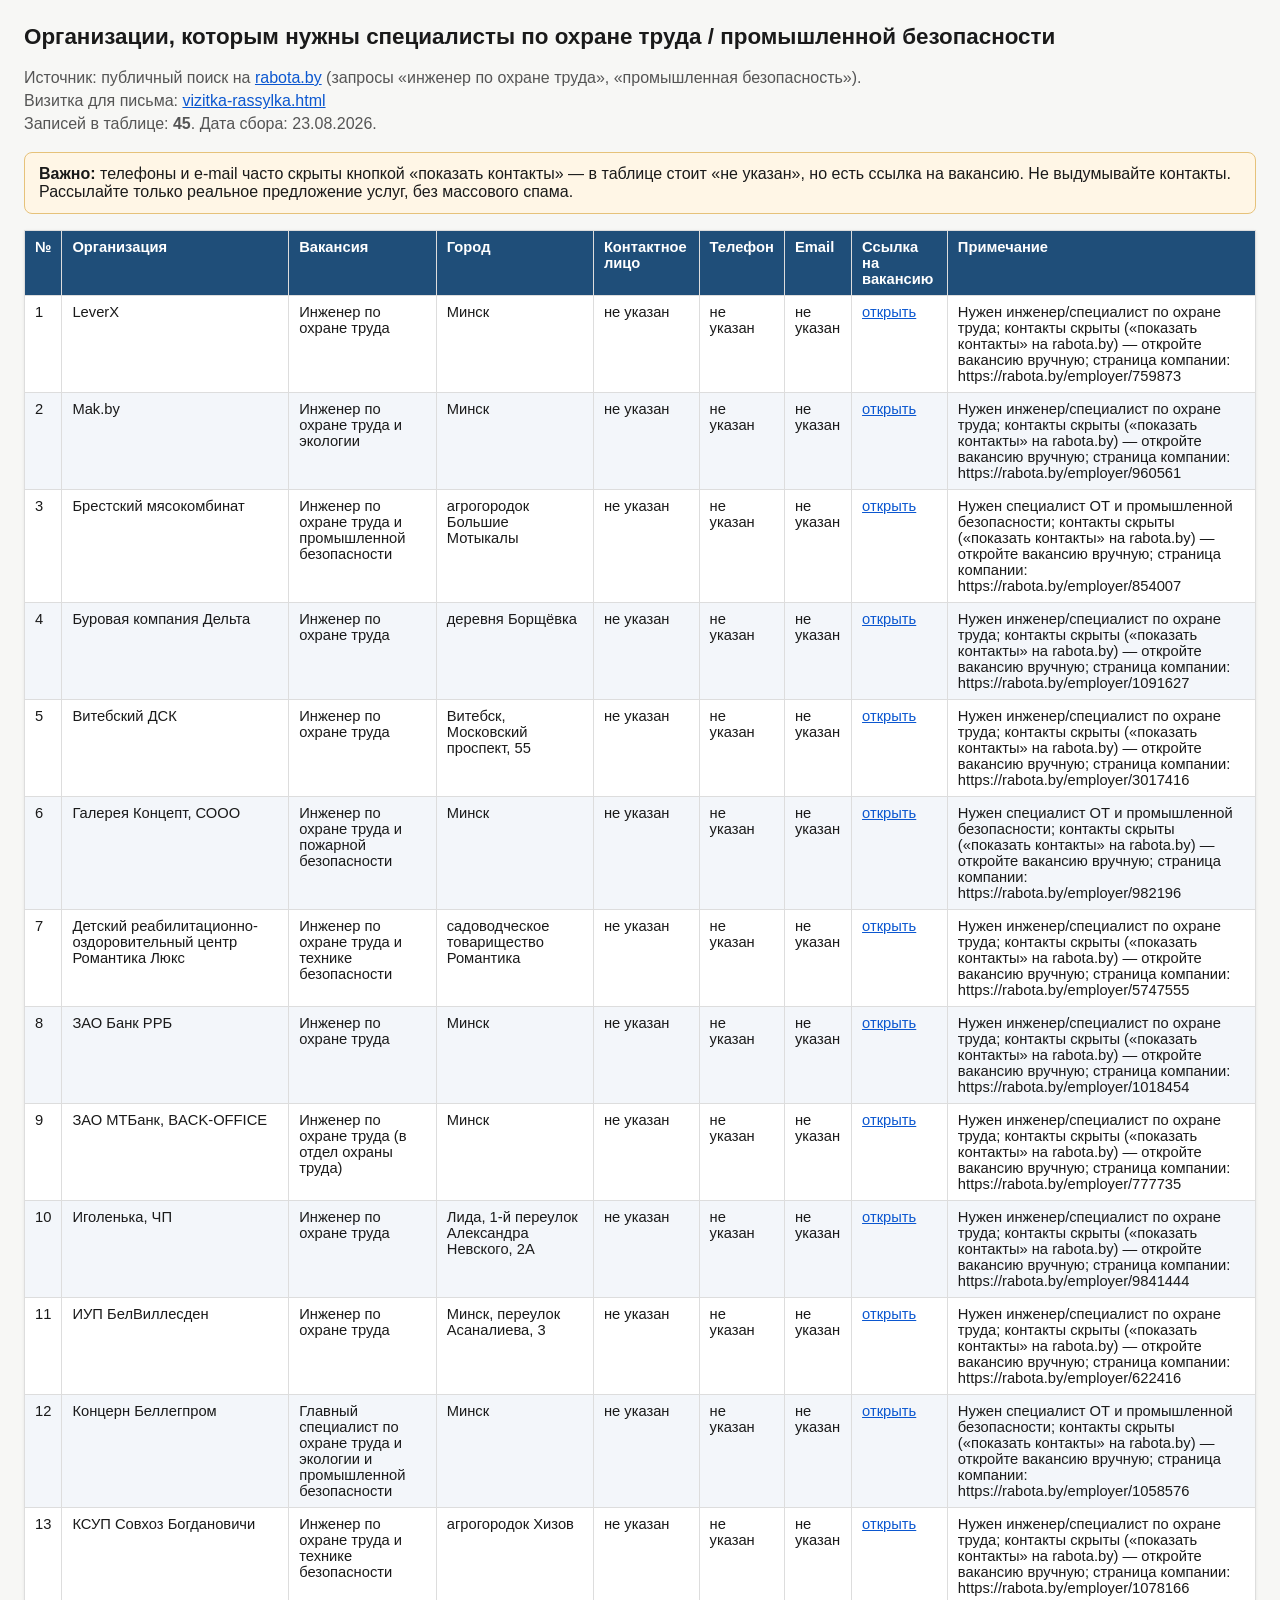
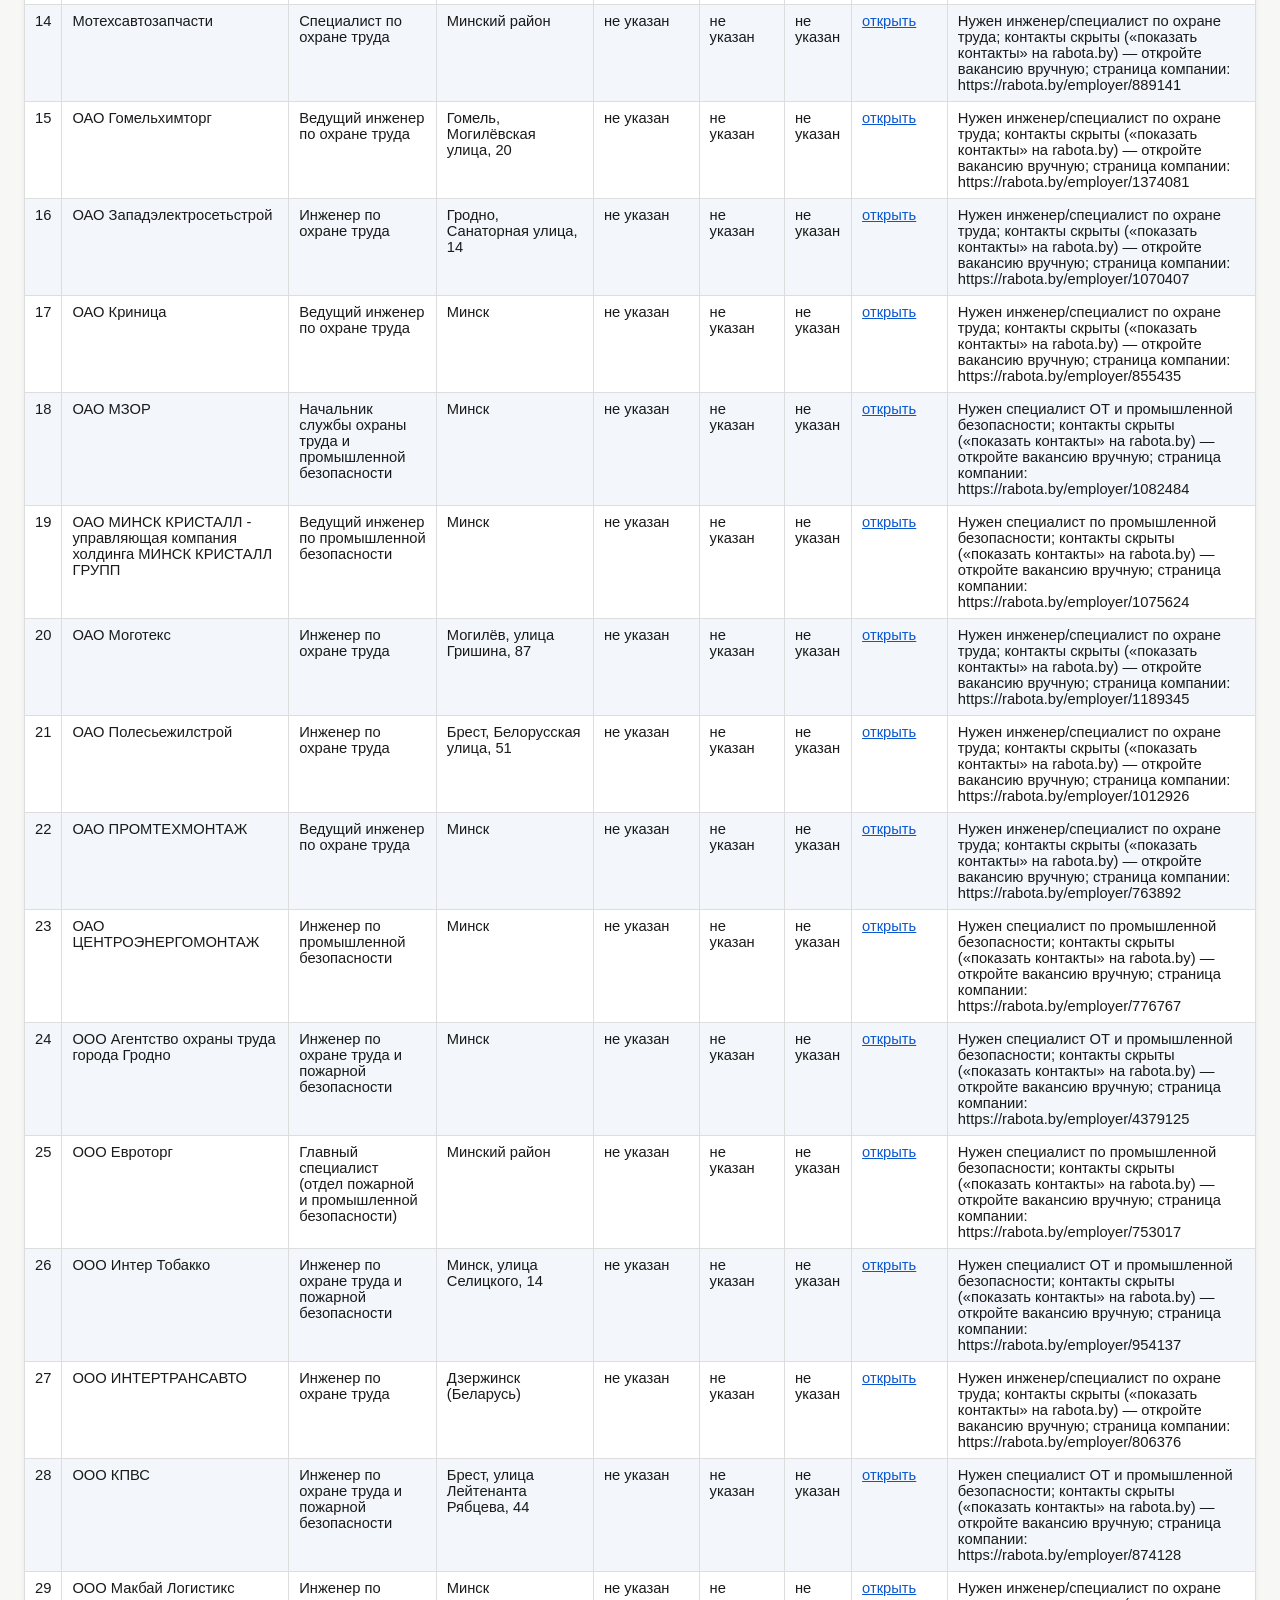
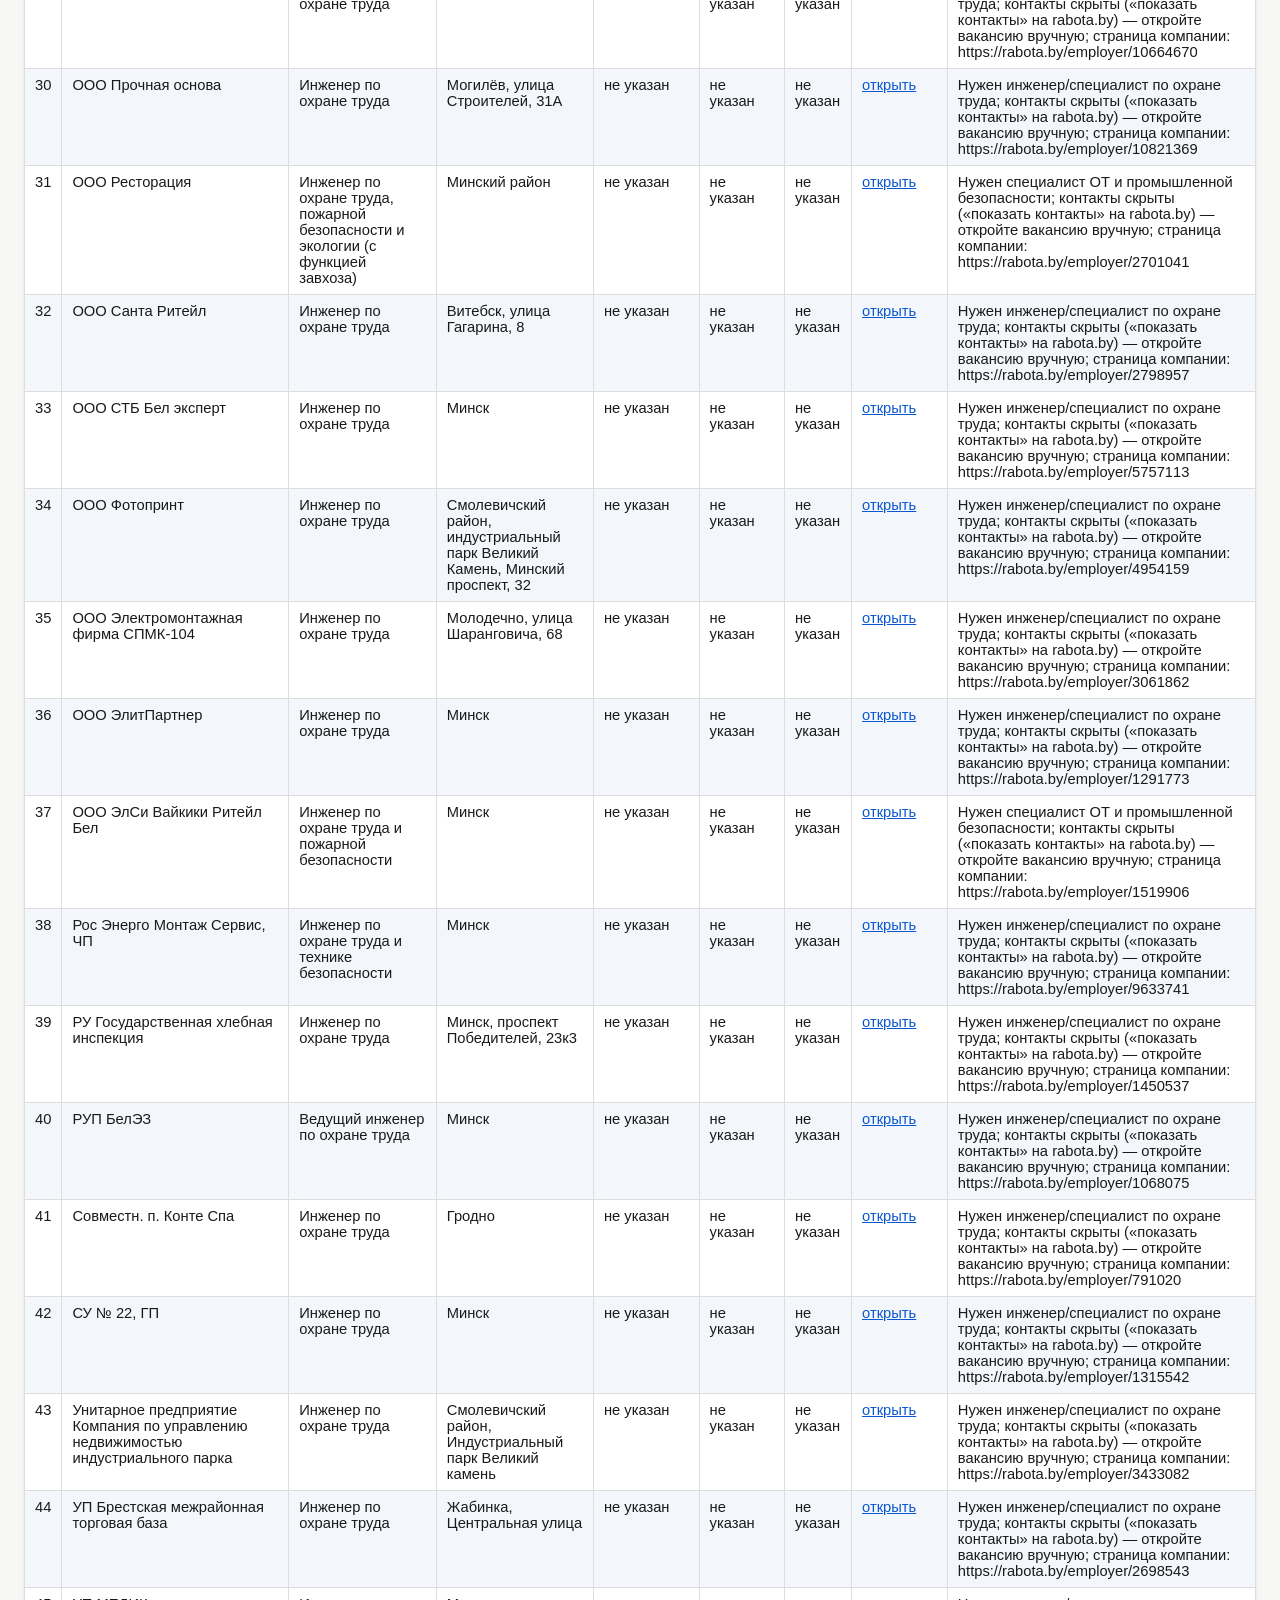
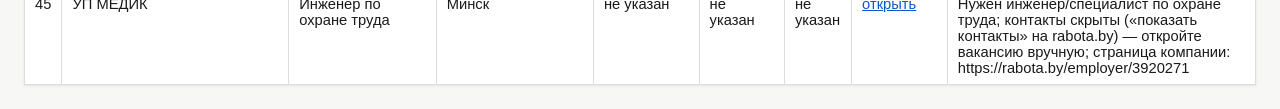
<file: promo/rassylka-kontakty-rabota-by.html>
<!DOCTYPE html>
<html lang="ru">
<head>
  <meta charset="utf-8" />
  <meta name="viewport" content="width=device-width, initial-scale=1" />
  <title>Контакты для рассылки — rabota.by (ОТ / ПБ)</title>
  <style>
    body { font-family: "Segoe UI", Arial, sans-serif; margin: 24px; color: #1a1a1a; background: #f7f7f5; }
    h1 { font-size: 1.4rem; margin-bottom: 0.3rem; }
    .meta { color: #555; margin-bottom: 1rem; line-height: 1.45; }
    .warn { background: #fff6e6; border: 1px solid #e6c27a; padding: 12px 14px; border-radius: 8px; margin-bottom: 16px; }
    table { border-collapse: collapse; width: 100%; background: #fff; box-shadow: 0 1px 3px rgba(0,0,0,.08); }
    th, td { border: 1px solid #ddd; padding: 8px 10px; font-size: 0.92rem; vertical-align: top; }
    th { background: #1f4e79; color: #fff; text-align: left; position: sticky; top: 0; }
    tr:nth-child(even) { background: #f3f6fa; }
    a { color: #0b57d0; }
  </style>
</head>
<body>
  <h1>Организации, которым нужны специалисты по охране труда / промышленной безопасности</h1>
  <p class="meta">
    Источник: публичный поиск на <a href="https://rabota.by" target="_blank" rel="noopener">rabota.by</a>
    (запросы «инженер по охране труда», «промышленная безопасность»).<br />
    Визитка для письма:
    <a href="http://ot-pb.by/promo/vizitka-rassylka.html" target="_blank" rel="noopener">vizitka-rassylka.html</a><br />
    Записей в таблице: <strong>45</strong>. Дата сбора: 23.08.2026.
  </p>
  <div class="warn">
    <strong>Важно:</strong> телефоны и e-mail часто скрыты кнопкой «показать контакты» —
    в таблице стоит «не указан», но есть ссылка на вакансию. Не выдумывайте контакты.
    Рассылайте только реальное предложение услуг, без массового спама.
  </div>
  <table>
    <thead>
      <tr>
        <th>№</th><th>Организация</th><th>Вакансия</th><th>Город</th>
        <th>Контактное лицо</th><th>Телефон</th><th>Email</th>
        <th>Ссылка на вакансию</th><th>Примечание</th>
      </tr>
    </thead>
    <tbody>
      <tr><td>1</td><td>LeverX</td><td>Инженер по охране труда</td><td>Минск</td><td>не указан</td><td>не указан</td><td>не указан</td><td><a href="https://rabota.by/vacancy/135747492" target="_blank" rel="noopener">открыть</a></td><td>Нужен инженер/специалист по охране труда; контакты скрыты («показать контакты» на rabota.by) — откройте вакансию вручную; страница компании: https://rabota.by/employer/759873</td></tr><tr><td>2</td><td>Mak.by</td><td>Инженер по охране труда и экологии</td><td>Минск</td><td>не указан</td><td>не указан</td><td>не указан</td><td><a href="https://rabota.by/vacancy/136351324" target="_blank" rel="noopener">открыть</a></td><td>Нужен инженер/специалист по охране труда; контакты скрыты («показать контакты» на rabota.by) — откройте вакансию вручную; страница компании: https://rabota.by/employer/960561</td></tr><tr><td>3</td><td>Брестский мясокомбинат</td><td>Инженер по охране труда и промышленной безопасности</td><td>агрогородок Большие Мотыкалы</td><td>не указан</td><td>не указан</td><td>не указан</td><td><a href="https://rabota.by/vacancy/136162230" target="_blank" rel="noopener">открыть</a></td><td>Нужен специалист ОТ и промышленной безопасности; контакты скрыты («показать контакты» на rabota.by) — откройте вакансию вручную; страница компании: https://rabota.by/employer/854007</td></tr><tr><td>4</td><td>Буровая компания Дельта</td><td>Инженер по охране труда</td><td>деревня Борщёвка</td><td>не указан</td><td>не указан</td><td>не указан</td><td><a href="https://rabota.by/vacancy/131489388" target="_blank" rel="noopener">открыть</a></td><td>Нужен инженер/специалист по охране труда; контакты скрыты («показать контакты» на rabota.by) — откройте вакансию вручную; страница компании: https://rabota.by/employer/1091627</td></tr><tr><td>5</td><td>Витебский ДСК</td><td>Инженер по охране труда</td><td>Витебск, Московский проспект, 55</td><td>не указан</td><td>не указан</td><td>не указан</td><td><a href="https://rabota.by/vacancy/135738002" target="_blank" rel="noopener">открыть</a></td><td>Нужен инженер/специалист по охране труда; контакты скрыты («показать контакты» на rabota.by) — откройте вакансию вручную; страница компании: https://rabota.by/employer/3017416</td></tr><tr><td>6</td><td>Галерея Концепт, СООО</td><td>Инженер по охране труда и пожарной безопасности</td><td>Минск</td><td>не указан</td><td>не указан</td><td>не указан</td><td><a href="https://rabota.by/vacancy/136133508" target="_blank" rel="noopener">открыть</a></td><td>Нужен специалист ОТ и промышленной безопасности; контакты скрыты («показать контакты» на rabota.by) — откройте вакансию вручную; страница компании: https://rabota.by/employer/982196</td></tr><tr><td>7</td><td>Детский реабилитационно-оздоровительный центр Романтика Люкс</td><td>Инженер по охране труда и технике безопасности</td><td>садоводческое товарищество Романтика</td><td>не указан</td><td>не указан</td><td>не указан</td><td><a href="https://rabota.by/vacancy/136445789" target="_blank" rel="noopener">открыть</a></td><td>Нужен инженер/специалист по охране труда; контакты скрыты («показать контакты» на rabota.by) — откройте вакансию вручную; страница компании: https://rabota.by/employer/5747555</td></tr><tr><td>8</td><td>ЗАО Банк РРБ</td><td>Инженер по охране труда</td><td>Минск</td><td>не указан</td><td>не указан</td><td>не указан</td><td><a href="https://rabota.by/vacancy/136072299" target="_blank" rel="noopener">открыть</a></td><td>Нужен инженер/специалист по охране труда; контакты скрыты («показать контакты» на rabota.by) — откройте вакансию вручную; страница компании: https://rabota.by/employer/1018454</td></tr><tr><td>9</td><td>ЗАО МТБанк, BACK-OFFICE</td><td>Инженер по охране труда (в отдел охраны труда)</td><td>Минск</td><td>не указан</td><td>не указан</td><td>не указан</td><td><a href="https://rabota.by/vacancy/135879793" target="_blank" rel="noopener">открыть</a></td><td>Нужен инженер/специалист по охране труда; контакты скрыты («показать контакты» на rabota.by) — откройте вакансию вручную; страница компании: https://rabota.by/employer/777735</td></tr><tr><td>10</td><td>Иголенька, ЧП</td><td>Инженер по охране труда</td><td>Лида, 1-й переулок Александра Невского, 2А</td><td>не указан</td><td>не указан</td><td>не указан</td><td><a href="https://rabota.by/vacancy/135650035" target="_blank" rel="noopener">открыть</a></td><td>Нужен инженер/специалист по охране труда; контакты скрыты («показать контакты» на rabota.by) — откройте вакансию вручную; страница компании: https://rabota.by/employer/9841444</td></tr><tr><td>11</td><td>ИУП БелВиллесден</td><td>Инженер по охране труда</td><td>Минск, переулок Асаналиева, 3</td><td>не указан</td><td>не указан</td><td>не указан</td><td><a href="https://rabota.by/vacancy/135015996" target="_blank" rel="noopener">открыть</a></td><td>Нужен инженер/специалист по охране труда; контакты скрыты («показать контакты» на rabota.by) — откройте вакансию вручную; страница компании: https://rabota.by/employer/622416</td></tr><tr><td>12</td><td>Концерн Беллегпром</td><td>Главный специалист по охране труда и экологии и промышленной безопасности</td><td>Минск</td><td>не указан</td><td>не указан</td><td>не указан</td><td><a href="https://rabota.by/vacancy/135853338" target="_blank" rel="noopener">открыть</a></td><td>Нужен специалист ОТ и промышленной безопасности; контакты скрыты («показать контакты» на rabota.by) — откройте вакансию вручную; страница компании: https://rabota.by/employer/1058576</td></tr><tr><td>13</td><td>КСУП Совхоз Богдановичи</td><td>Инженер по охране труда и технике безопасности</td><td>агрогородок Хизов</td><td>не указан</td><td>не указан</td><td>не указан</td><td><a href="https://rabota.by/vacancy/136029611" target="_blank" rel="noopener">открыть</a></td><td>Нужен инженер/специалист по охране труда; контакты скрыты («показать контакты» на rabota.by) — откройте вакансию вручную; страница компании: https://rabota.by/employer/1078166</td></tr><tr><td>14</td><td>Мотехсавтозапчасти</td><td>Специалист по охране труда</td><td>Минский район</td><td>не указан</td><td>не указан</td><td>не указан</td><td><a href="https://rabota.by/vacancy/136166617" target="_blank" rel="noopener">открыть</a></td><td>Нужен инженер/специалист по охране труда; контакты скрыты («показать контакты» на rabota.by) — откройте вакансию вручную; страница компании: https://rabota.by/employer/889141</td></tr><tr><td>15</td><td>ОАО Гомельхимторг</td><td>Ведущий инженер по охране труда</td><td>Гомель, Могилёвская улица, 20</td><td>не указан</td><td>не указан</td><td>не указан</td><td><a href="https://rabota.by/vacancy/136408919" target="_blank" rel="noopener">открыть</a></td><td>Нужен инженер/специалист по охране труда; контакты скрыты («показать контакты» на rabota.by) — откройте вакансию вручную; страница компании: https://rabota.by/employer/1374081</td></tr><tr><td>16</td><td>ОАО Западэлектросетьстрой</td><td>Инженер по охране труда</td><td>Гродно, Санаторная улица, 14</td><td>не указан</td><td>не указан</td><td>не указан</td><td><a href="https://rabota.by/vacancy/136496524" target="_blank" rel="noopener">открыть</a></td><td>Нужен инженер/специалист по охране труда; контакты скрыты («показать контакты» на rabota.by) — откройте вакансию вручную; страница компании: https://rabota.by/employer/1070407</td></tr><tr><td>17</td><td>ОАО Криница</td><td>Ведущий инженер по охране труда</td><td>Минск</td><td>не указан</td><td>не указан</td><td>не указан</td><td><a href="https://rabota.by/vacancy/135776715" target="_blank" rel="noopener">открыть</a></td><td>Нужен инженер/специалист по охране труда; контакты скрыты («показать контакты» на rabota.by) — откройте вакансию вручную; страница компании: https://rabota.by/employer/855435</td></tr><tr><td>18</td><td>ОАО МЗОР</td><td>Начальник службы охраны труда и промышленной безопасности</td><td>Минск</td><td>не указан</td><td>не указан</td><td>не указан</td><td><a href="https://rabota.by/vacancy/135886308" target="_blank" rel="noopener">открыть</a></td><td>Нужен специалист ОТ и промышленной безопасности; контакты скрыты («показать контакты» на rabota.by) — откройте вакансию вручную; страница компании: https://rabota.by/employer/1082484</td></tr><tr><td>19</td><td>ОАО МИНСК КРИСТАЛЛ - управляющая компания холдинга МИНСК КРИСТАЛЛ ГРУПП</td><td>Ведущий инженер по промышленной безопасности</td><td>Минск</td><td>не указан</td><td>не указан</td><td>не указан</td><td><a href="https://rabota.by/vacancy/135818410" target="_blank" rel="noopener">открыть</a></td><td>Нужен специалист по промышленной безопасности; контакты скрыты («показать контакты» на rabota.by) — откройте вакансию вручную; страница компании: https://rabota.by/employer/1075624</td></tr><tr><td>20</td><td>ОАО Моготекс</td><td>Инженер по охране труда</td><td>Могилёв, улица Гришина, 87</td><td>не указан</td><td>не указан</td><td>не указан</td><td><a href="https://rabota.by/vacancy/135846148" target="_blank" rel="noopener">открыть</a></td><td>Нужен инженер/специалист по охране труда; контакты скрыты («показать контакты» на rabota.by) — откройте вакансию вручную; страница компании: https://rabota.by/employer/1189345</td></tr><tr><td>21</td><td>ОАО Полесьежилстрой</td><td>Инженер по охране труда</td><td>Брест, Белорусская улица, 51</td><td>не указан</td><td>не указан</td><td>не указан</td><td><a href="https://rabota.by/vacancy/132803404" target="_blank" rel="noopener">открыть</a></td><td>Нужен инженер/специалист по охране труда; контакты скрыты («показать контакты» на rabota.by) — откройте вакансию вручную; страница компании: https://rabota.by/employer/1012926</td></tr><tr><td>22</td><td>ОАО ПРОМТЕХМОНТАЖ</td><td>Ведущий инженер по охране труда</td><td>Минск</td><td>не указан</td><td>не указан</td><td>не указан</td><td><a href="https://rabota.by/vacancy/135911137" target="_blank" rel="noopener">открыть</a></td><td>Нужен инженер/специалист по охране труда; контакты скрыты («показать контакты» на rabota.by) — откройте вакансию вручную; страница компании: https://rabota.by/employer/763892</td></tr><tr><td>23</td><td>ОАО ЦЕНТРОЭНЕРГОМОНТАЖ</td><td>Инженер по промышленной безопасности</td><td>Минск</td><td>не указан</td><td>не указан</td><td>не указан</td><td><a href="https://rabota.by/vacancy/135586791" target="_blank" rel="noopener">открыть</a></td><td>Нужен специалист по промышленной безопасности; контакты скрыты («показать контакты» на rabota.by) — откройте вакансию вручную; страница компании: https://rabota.by/employer/776767</td></tr><tr><td>24</td><td>ООО Агентство охраны труда города Гродно</td><td>Инженер по охране труда и пожарной безопасности</td><td>Минск</td><td>не указан</td><td>не указан</td><td>не указан</td><td><a href="https://rabota.by/vacancy/136027810" target="_blank" rel="noopener">открыть</a></td><td>Нужен специалист ОТ и промышленной безопасности; контакты скрыты («показать контакты» на rabota.by) — откройте вакансию вручную; страница компании: https://rabota.by/employer/4379125</td></tr><tr><td>25</td><td>ООО Евроторг</td><td>Главный специалист (отдел пожарной и промышленной безопасности)</td><td>Минский район</td><td>не указан</td><td>не указан</td><td>не указан</td><td><a href="https://rabota.by/vacancy/136143763" target="_blank" rel="noopener">открыть</a></td><td>Нужен специалист по промышленной безопасности; контакты скрыты («показать контакты» на rabota.by) — откройте вакансию вручную; страница компании: https://rabota.by/employer/753017</td></tr><tr><td>26</td><td>ООО Интер Тобакко</td><td>Инженер по охране труда и пожарной безопасности</td><td>Минск, улица Селицкого, 14</td><td>не указан</td><td>не указан</td><td>не указан</td><td><a href="https://rabota.by/vacancy/134966319" target="_blank" rel="noopener">открыть</a></td><td>Нужен специалист ОТ и промышленной безопасности; контакты скрыты («показать контакты» на rabota.by) — откройте вакансию вручную; страница компании: https://rabota.by/employer/954137</td></tr><tr><td>27</td><td>ООО ИНТЕРТРАНСАВТО</td><td>Инженер по охране труда</td><td>Дзержинск (Беларусь)</td><td>не указан</td><td>не указан</td><td>не указан</td><td><a href="https://rabota.by/vacancy/136298059" target="_blank" rel="noopener">открыть</a></td><td>Нужен инженер/специалист по охране труда; контакты скрыты («показать контакты» на rabota.by) — откройте вакансию вручную; страница компании: https://rabota.by/employer/806376</td></tr><tr><td>28</td><td>ООО КПВС</td><td>Инженер по охране труда и пожарной безопасности</td><td>Брест, улица Лейтенанта Рябцева, 44</td><td>не указан</td><td>не указан</td><td>не указан</td><td><a href="https://rabota.by/vacancy/136392859" target="_blank" rel="noopener">открыть</a></td><td>Нужен специалист ОТ и промышленной безопасности; контакты скрыты («показать контакты» на rabota.by) — откройте вакансию вручную; страница компании: https://rabota.by/employer/874128</td></tr><tr><td>29</td><td>ООО Макбай Логистикс</td><td>Инженер по охране труда</td><td>Минск</td><td>не указан</td><td>не указан</td><td>не указан</td><td><a href="https://rabota.by/vacancy/135758067" target="_blank" rel="noopener">открыть</a></td><td>Нужен инженер/специалист по охране труда; контакты скрыты («показать контакты» на rabota.by) — откройте вакансию вручную; страница компании: https://rabota.by/employer/10664670</td></tr><tr><td>30</td><td>ООО Прочная основа</td><td>Инженер по охране труда</td><td>Могилёв, улица Строителей, 31А</td><td>не указан</td><td>не указан</td><td>не указан</td><td><a href="https://rabota.by/vacancy/136346158" target="_blank" rel="noopener">открыть</a></td><td>Нужен инженер/специалист по охране труда; контакты скрыты («показать контакты» на rabota.by) — откройте вакансию вручную; страница компании: https://rabota.by/employer/10821369</td></tr><tr><td>31</td><td>ООО Ресторация</td><td>Инженер по охране труда, пожарной безопасности и экологии (с функцией завхоза)</td><td>Минский район</td><td>не указан</td><td>не указан</td><td>не указан</td><td><a href="https://rabota.by/vacancy/135177930" target="_blank" rel="noopener">открыть</a></td><td>Нужен специалист ОТ и промышленной безопасности; контакты скрыты («показать контакты» на rabota.by) — откройте вакансию вручную; страница компании: https://rabota.by/employer/2701041</td></tr><tr><td>32</td><td>ООО Санта Ритейл</td><td>Инженер по охране труда</td><td>Витебск, улица Гагарина, 8</td><td>не указан</td><td>не указан</td><td>не указан</td><td><a href="https://rabota.by/vacancy/136457390" target="_blank" rel="noopener">открыть</a></td><td>Нужен инженер/специалист по охране труда; контакты скрыты («показать контакты» на rabota.by) — откройте вакансию вручную; страница компании: https://rabota.by/employer/2798957</td></tr><tr><td>33</td><td>ООО СТБ Бел эксперт</td><td>Инженер по охране труда</td><td>Минск</td><td>не указан</td><td>не указан</td><td>не указан</td><td><a href="https://rabota.by/vacancy/135940226" target="_blank" rel="noopener">открыть</a></td><td>Нужен инженер/специалист по охране труда; контакты скрыты («показать контакты» на rabota.by) — откройте вакансию вручную; страница компании: https://rabota.by/employer/5757113</td></tr><tr><td>34</td><td>ООО Фотопринт</td><td>Инженер по охране труда</td><td>Смолевичский район, индустриальный парк Великий Камень, Минский проспект, 32</td><td>не указан</td><td>не указан</td><td>не указан</td><td><a href="https://rabota.by/vacancy/136392560" target="_blank" rel="noopener">открыть</a></td><td>Нужен инженер/специалист по охране труда; контакты скрыты («показать контакты» на rabota.by) — откройте вакансию вручную; страница компании: https://rabota.by/employer/4954159</td></tr><tr><td>35</td><td>ООО Электромонтажная фирма СПМК-104</td><td>Инженер по охране труда</td><td>Молодечно, улица Шаранговича, 68</td><td>не указан</td><td>не указан</td><td>не указан</td><td><a href="https://rabota.by/vacancy/136318268" target="_blank" rel="noopener">открыть</a></td><td>Нужен инженер/специалист по охране труда; контакты скрыты («показать контакты» на rabota.by) — откройте вакансию вручную; страница компании: https://rabota.by/employer/3061862</td></tr><tr><td>36</td><td>ООО ЭлитПартнер</td><td>Инженер по охране труда</td><td>Минск</td><td>не указан</td><td>не указан</td><td>не указан</td><td><a href="https://rabota.by/vacancy/136307517" target="_blank" rel="noopener">открыть</a></td><td>Нужен инженер/специалист по охране труда; контакты скрыты («показать контакты» на rabota.by) — откройте вакансию вручную; страница компании: https://rabota.by/employer/1291773</td></tr><tr><td>37</td><td>ООО ЭлСи Вайкики Ритейл Бел</td><td>Инженер по охране труда и пожарной безопасности</td><td>Минск</td><td>не указан</td><td>не указан</td><td>не указан</td><td><a href="https://rabota.by/vacancy/133238801" target="_blank" rel="noopener">открыть</a></td><td>Нужен специалист ОТ и промышленной безопасности; контакты скрыты («показать контакты» на rabota.by) — откройте вакансию вручную; страница компании: https://rabota.by/employer/1519906</td></tr><tr><td>38</td><td>Рос Энерго Монтаж Сервис, ЧП</td><td>Инженер по охране труда и технике безопасности</td><td>Минск</td><td>не указан</td><td>не указан</td><td>не указан</td><td><a href="https://rabota.by/vacancy/136032510" target="_blank" rel="noopener">открыть</a></td><td>Нужен инженер/специалист по охране труда; контакты скрыты («показать контакты» на rabota.by) — откройте вакансию вручную; страница компании: https://rabota.by/employer/9633741</td></tr><tr><td>39</td><td>РУ Государственная хлебная инспекция</td><td>Инженер по охране труда</td><td>Минск, проспект Победителей, 23к3</td><td>не указан</td><td>не указан</td><td>не указан</td><td><a href="https://rabota.by/vacancy/135713941" target="_blank" rel="noopener">открыть</a></td><td>Нужен инженер/специалист по охране труда; контакты скрыты («показать контакты» на rabota.by) — откройте вакансию вручную; страница компании: https://rabota.by/employer/1450537</td></tr><tr><td>40</td><td>РУП БелЭЗ</td><td>Ведущий инженер по охране труда</td><td>Минск</td><td>не указан</td><td>не указан</td><td>не указан</td><td><a href="https://rabota.by/vacancy/136011079" target="_blank" rel="noopener">открыть</a></td><td>Нужен инженер/специалист по охране труда; контакты скрыты («показать контакты» на rabota.by) — откройте вакансию вручную; страница компании: https://rabota.by/employer/1068075</td></tr><tr><td>41</td><td>Совместн. п. Конте Спа</td><td>Инженер по охране труда</td><td>Гродно</td><td>не указан</td><td>не указан</td><td>не указан</td><td><a href="https://rabota.by/vacancy/136004859" target="_blank" rel="noopener">открыть</a></td><td>Нужен инженер/специалист по охране труда; контакты скрыты («показать контакты» на rabota.by) — откройте вакансию вручную; страница компании: https://rabota.by/employer/791020</td></tr><tr><td>42</td><td>СУ № 22, ГП</td><td>Инженер по охране труда</td><td>Минск</td><td>не указан</td><td>не указан</td><td>не указан</td><td><a href="https://rabota.by/vacancy/135664145" target="_blank" rel="noopener">открыть</a></td><td>Нужен инженер/специалист по охране труда; контакты скрыты («показать контакты» на rabota.by) — откройте вакансию вручную; страница компании: https://rabota.by/employer/1315542</td></tr><tr><td>43</td><td>Унитарное предприятие Компания по управлению недвижимостью индустриального парка</td><td>Инженер по охране труда</td><td>Смолевичский район, Индустриальный парк Великий камень</td><td>не указан</td><td>не указан</td><td>не указан</td><td><a href="https://rabota.by/vacancy/136360002" target="_blank" rel="noopener">открыть</a></td><td>Нужен инженер/специалист по охране труда; контакты скрыты («показать контакты» на rabota.by) — откройте вакансию вручную; страница компании: https://rabota.by/employer/3433082</td></tr><tr><td>44</td><td>УП Брестская межрайонная торговая база</td><td>Инженер по охране труда</td><td>Жабинка, Центральная улица</td><td>не указан</td><td>не указан</td><td>не указан</td><td><a href="https://rabota.by/vacancy/135711281" target="_blank" rel="noopener">открыть</a></td><td>Нужен инженер/специалист по охране труда; контакты скрыты («показать контакты» на rabota.by) — откройте вакансию вручную; страница компании: https://rabota.by/employer/2698543</td></tr><tr><td>45</td><td>УП МЕДИК</td><td>Инженер по охране труда</td><td>Минск</td><td>не указан</td><td>не указан</td><td>не указан</td><td><a href="https://rabota.by/vacancy/136464411" target="_blank" rel="noopener">открыть</a></td><td>Нужен инженер/специалист по охране труда; контакты скрыты («показать контакты» на rabota.by) — откройте вакансию вручную; страница компании: https://rabota.by/employer/3920271</td></tr>
    </tbody>
  </table>
</body>
</html>
</file>
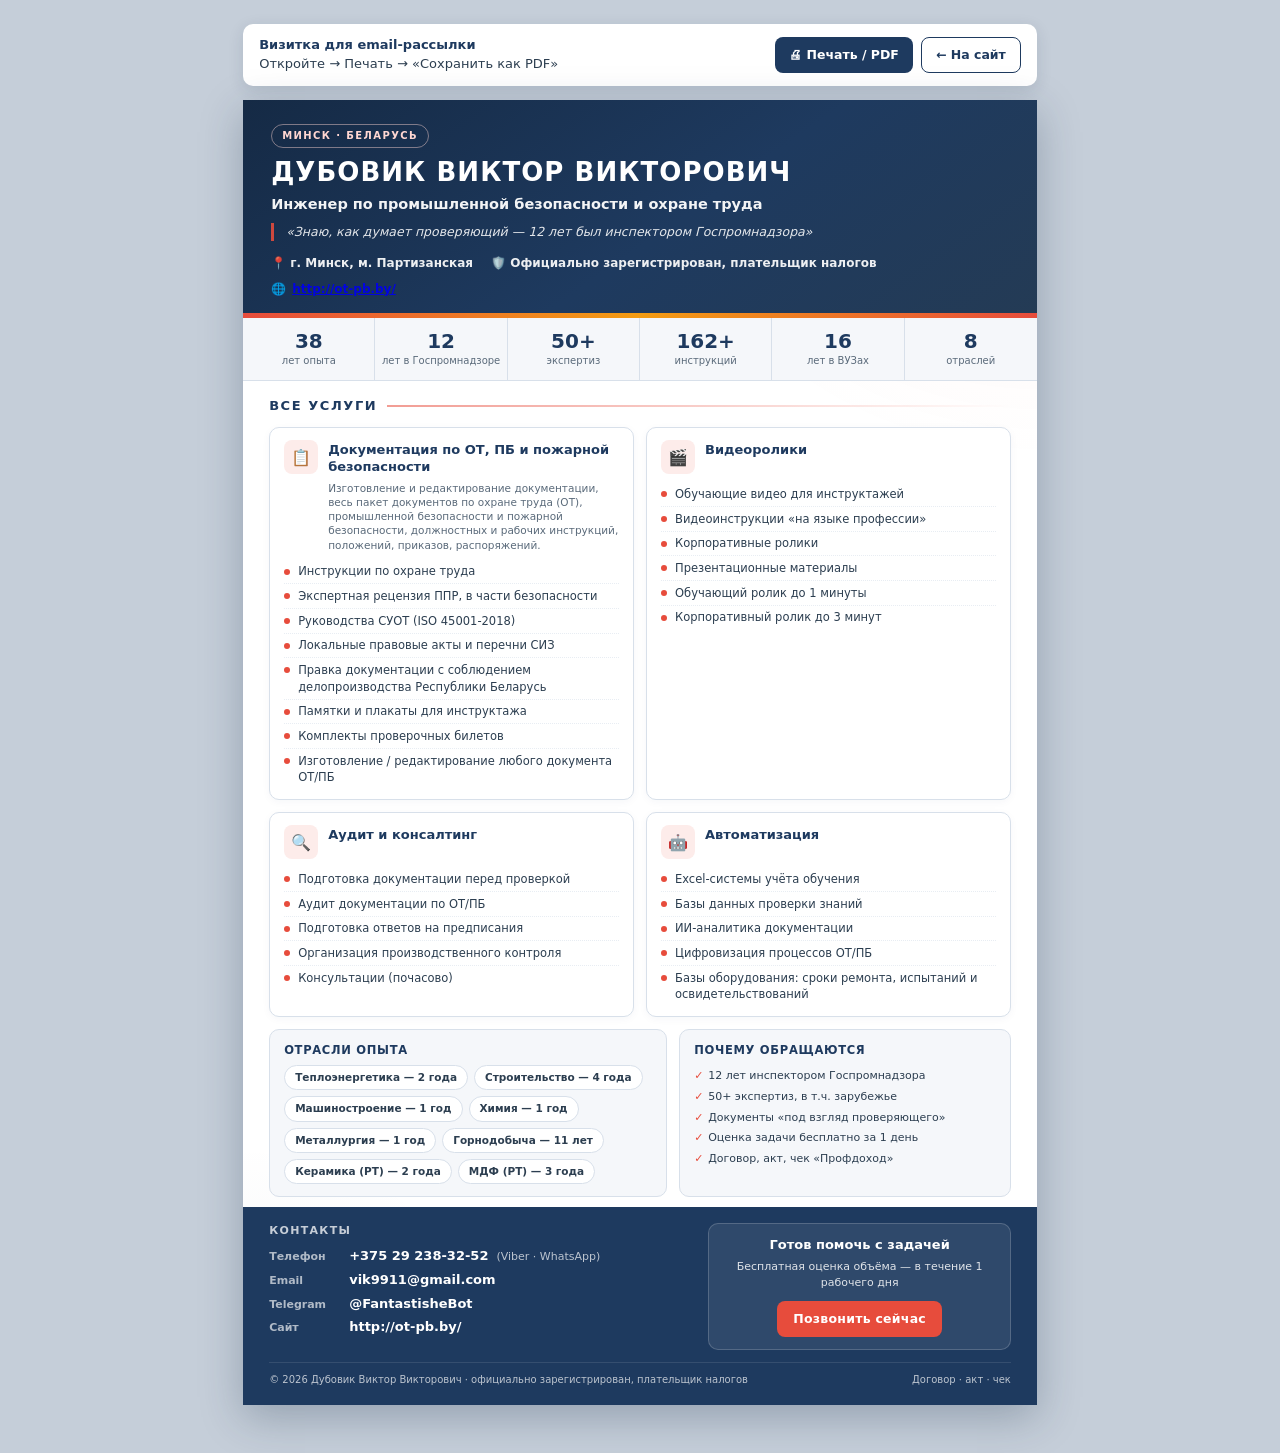
<file: promo/vizitka-rassylka.html>
<!DOCTYPE html>
<html lang="ru">
<head>
  <meta charset="UTF-8">
  <meta name="viewport" content="width=device-width, initial-scale=1.0">
  <meta name="description" content="Дубовик Виктор Викторович — инженер по промышленной безопасности и охране труда. Все услуги: документация ОТ/ПБ, видео, аудит, автоматизация. Минск.">
  <title>Визитка для рассылки — Дубовик В.В. | Промышленная безопасность</title>
  <style>
    :root {
      --primary: #1E3A5F;
      --primary-deep: #152a45;
      --accent: #E74C3C;
      --accent-soft: #fdecea;
      --light: #F5F7FA;
      --dark: #2C3E50;
      --muted: #5a6a7a;
      --line: #d8e0ea;
      --white: #ffffff;
    }

    * { margin: 0; padding: 0; box-sizing: border-box; }

    html { background: #c5ced9; }

    body {
      font-family: "Segoe UI", system-ui, -apple-system, sans-serif;
      color: var(--dark);
      line-height: 1.45;
      background: #c5ced9;
      padding: 24px 12px 48px;
      -webkit-print-color-adjust: exact;
      print-color-adjust: exact;
    }

    .sheet {
      width: 210mm;
      min-height: 297mm;
      max-width: 100%;
      margin: 0 auto;
      background: var(--white);
      box-shadow: 0 12px 40px rgba(21, 42, 69, 0.28);
      overflow: hidden;
      position: relative;
      display: flex;
      flex-direction: column;
    }

    .sheet::before {
      content: "";
      position: absolute;
      inset: 0;
      background:
        radial-gradient(ellipse 90% 50% at 100% 0%, rgba(231, 76, 60, 0.07), transparent 55%),
        radial-gradient(ellipse 70% 40% at 0% 100%, rgba(30, 58, 95, 0.06), transparent 50%);
      pointer-events: none;
      z-index: 0;
    }

    .sheet > * { position: relative; z-index: 1; }

    /* —— Header —— */
    .header {
      background: linear-gradient(145deg, var(--primary-deep) 0%, var(--primary) 55%, #243b55 100%);
      color: var(--white);
      padding: 22px 28px 20px;
      position: relative;
    }

    .header::after {
      content: "";
      position: absolute;
      left: 0; right: 0; bottom: 0;
      height: 5px;
      background: linear-gradient(90deg, var(--accent) 0%, #f39c12 50%, var(--accent) 100%);
    }

    .badge {
      display: inline-block;
      font-size: 10px;
      font-weight: 700;
      letter-spacing: 0.14em;
      text-transform: uppercase;
      color: #ffd7d2;
      border: 1px solid rgba(255, 215, 210, 0.45);
      padding: 4px 10px;
      border-radius: 999px;
      margin-bottom: 10px;
    }

    .header h1 {
      font-size: 26px;
      font-weight: 800;
      letter-spacing: 0.04em;
      line-height: 1.15;
      margin-bottom: 6px;
    }

    .header .role {
      font-size: 14.5px;
      font-weight: 600;
      opacity: 0.95;
      margin-bottom: 8px;
    }

    .header .tagline {
      font-size: 12.5px;
      font-style: italic;
      opacity: 0.88;
      max-width: 52em;
      border-left: 3px solid var(--accent);
      padding-left: 12px;
      margin-top: 4px;
    }

    .header-meta {
      display: flex;
      flex-wrap: wrap;
      gap: 8px 18px;
      margin-top: 14px;
      font-size: 12px;
      font-weight: 600;
    }

    .header-meta span {
      display: inline-flex;
      align-items: center;
      gap: 6px;
      opacity: 0.92;
    }

    /* —— Stats —— */
    .stats {
      display: grid;
      grid-template-columns: repeat(6, 1fr);
      background: var(--light);
      border-bottom: 1px solid var(--line);
    }

    .stat {
      text-align: center;
      padding: 12px 6px;
      border-right: 1px solid var(--line);
    }

    .stat:last-child { border-right: none; }

    .stat strong {
      display: block;
      font-size: 20px;
      color: var(--primary);
      font-weight: 800;
      line-height: 1.1;
    }

    .stat span {
      display: block;
      font-size: 10px;
      color: var(--muted);
      margin-top: 3px;
      line-height: 1.25;
    }

    /* —— Body —— */
    .body {
      padding: 16px 26px 10px;
      flex: 1;
    }

    .section-title {
      font-size: 13px;
      font-weight: 800;
      letter-spacing: 0.12em;
      text-transform: uppercase;
      color: var(--primary);
      margin-bottom: 12px;
      display: flex;
      align-items: center;
      gap: 10px;
    }

    .section-title::after {
      content: "";
      flex: 1;
      height: 2px;
      background: linear-gradient(90deg, var(--accent), transparent);
      opacity: 0.55;
    }

    .services {
      display: grid;
      grid-template-columns: 1fr 1fr;
      gap: 12px;
    }

    .svc {
      border: 1px solid var(--line);
      border-radius: 10px;
      padding: 12px 14px 10px;
      background: var(--white);
      box-shadow: 0 2px 8px rgba(30, 58, 95, 0.04);
    }

    .svc-head {
      display: flex;
      align-items: flex-start;
      gap: 10px;
      margin-bottom: 8px;
    }

    .svc-icon {
      width: 34px;
      height: 34px;
      border-radius: 8px;
      background: var(--accent-soft);
      color: var(--accent);
      display: flex;
      align-items: center;
      justify-content: center;
      font-size: 16px;
      flex-shrink: 0;
    }

    .svc h3 {
      font-size: 13px;
      font-weight: 800;
      color: var(--primary);
      line-height: 1.25;
      padding-top: 2px;
    }

    .svc .lead {
      font-size: 10.5px;
      color: var(--muted);
      margin: -2px 0 8px 44px;
      line-height: 1.35;
    }

    .svc ul {
      list-style: none;
      margin: 0;
      padding: 0;
    }

    .svc li {
      position: relative;
      font-size: 11.5px;
      padding: 3.5px 0 3.5px 14px;
      border-bottom: 1px dotted #e8edf3;
      color: var(--dark);
    }

    .svc li:last-child { border-bottom: none; }

    .svc li::before {
      content: "";
      position: absolute;
      left: 0;
      top: 9px;
      width: 6px;
      height: 6px;
      border-radius: 50%;
      background: var(--accent);
    }

    .extra {
      margin-top: 12px;
      display: grid;
      grid-template-columns: 1.2fr 1fr;
      gap: 12px;
    }

    .box {
      border-radius: 10px;
      padding: 12px 14px;
      border: 1px solid var(--line);
      background: var(--light);
    }

    .box h4 {
      font-size: 11.5px;
      font-weight: 800;
      letter-spacing: 0.06em;
      text-transform: uppercase;
      color: var(--primary);
      margin-bottom: 6px;
    }

    .chips {
      display: flex;
      flex-wrap: wrap;
      gap: 6px;
    }

    .chip {
      font-size: 10.5px;
      background: var(--white);
      border: 1px solid var(--line);
      border-radius: 999px;
      padding: 4px 10px;
      color: var(--dark);
      font-weight: 600;
    }

    .why-list {
      font-size: 11px;
      color: var(--dark);
      list-style: none;
    }

    .why-list li {
      padding: 2.5px 0 2.5px 14px;
      position: relative;
    }

    .why-list li::before {
      content: "✓";
      position: absolute;
      left: 0;
      color: var(--accent);
      font-weight: 800;
      font-size: 11px;
    }

    /* —— Footer / contacts —— */
    .footer {
      margin-top: auto;
      background: var(--primary);
      color: var(--white);
      padding: 16px 26px 18px;
    }

    .footer-grid {
      display: grid;
      grid-template-columns: 1.4fr 1fr;
      gap: 16px;
      align-items: start;
    }

    .contacts h3 {
      font-size: 11px;
      letter-spacing: 0.12em;
      text-transform: uppercase;
      opacity: 0.75;
      margin-bottom: 8px;
      font-weight: 700;
    }

    .contacts a {
      color: var(--white);
      text-decoration: none;
      font-weight: 700;
    }

    .contacts a:hover { color: #ffd7d2; }

    .contact-row {
      font-size: 13px;
      margin-bottom: 5px;
      display: flex;
      gap: 8px;
      align-items: baseline;
    }

    .contact-row .label {
      opacity: 0.65;
      font-size: 11px;
      min-width: 72px;
      font-weight: 600;
    }

    .cta-block {
      background: rgba(255, 255, 255, 0.08);
      border: 1px solid rgba(255, 255, 255, 0.18);
      border-radius: 10px;
      padding: 12px 14px;
      text-align: center;
    }

    .cta-block .cta-title {
      font-size: 13px;
      font-weight: 800;
      margin-bottom: 4px;
    }

    .cta-block .cta-note {
      font-size: 11px;
      opacity: 0.85;
      margin-bottom: 10px;
    }

    .cta-btn {
      display: inline-block;
      background: var(--accent);
      color: var(--white) !important;
      text-decoration: none;
      font-weight: 800;
      font-size: 12.5px;
      padding: 9px 16px;
      border-radius: 8px;
      letter-spacing: 0.02em;
    }

    .legal {
      margin-top: 12px;
      padding-top: 10px;
      border-top: 1px solid rgba(255, 255, 255, 0.15);
      font-size: 10px;
      opacity: 0.7;
      display: flex;
      justify-content: space-between;
      gap: 12px;
      flex-wrap: wrap;
    }

    /* —— Screen helpers (hidden on print) —— */
    .screen-bar {
      max-width: 210mm;
      margin: 0 auto 14px;
      background: var(--white);
      border-radius: 10px;
      padding: 12px 16px;
      box-shadow: 0 4px 16px rgba(21, 42, 69, 0.12);
      font-size: 13px;
      color: var(--dark);
      display: flex;
      flex-wrap: wrap;
      gap: 10px 18px;
      align-items: center;
      justify-content: space-between;
    }

    .screen-bar strong { color: var(--primary); }

    .screen-bar .actions {
      display: flex;
      flex-wrap: wrap;
      gap: 8px;
    }

    .screen-bar button,
    .screen-bar a.btn {
      appearance: none;
      border: none;
      cursor: pointer;
      background: var(--primary);
      color: var(--white);
      font: inherit;
      font-weight: 700;
      font-size: 12.5px;
      padding: 8px 14px;
      border-radius: 8px;
      text-decoration: none;
    }

    .screen-bar a.btn-outline {
      background: transparent;
      color: var(--primary);
      border: 1.5px solid var(--primary);
    }

    .screen-bar button:hover,
    .screen-bar a.btn:hover { background: var(--accent); border-color: var(--accent); color: var(--white); }

    @media screen and (max-width: 820px) {
      body { padding: 10px 6px 28px; }
      .sheet { width: 100%; min-height: auto; }
      .header h1 { font-size: 20px; }
      .stats { grid-template-columns: repeat(3, 1fr); }
      .stat:nth-child(3) { border-right: none; }
      .stat:nth-child(n+4) { border-top: 1px solid var(--line); }
      .services { grid-template-columns: 1fr; }
      .extra { grid-template-columns: 1fr; }
      .footer-grid { grid-template-columns: 1fr; }
      .svc .lead { margin-left: 0; }
    }

    @page {
      size: A4 portrait;
      margin: 0;
    }

    @media print {
      html, body {
        background: white !important;
        padding: 0 !important;
        margin: 0 !important;
      }
      .screen-bar { display: none !important; }
      .sheet {
        width: 210mm;
        min-height: 297mm;
        margin: 0;
        box-shadow: none;
        page-break-after: avoid;
      }
    }
  </style>
</head>
<body>

  <div class="screen-bar">
    <div>
      <strong>Визитка для email-рассылки</strong><br>
      Откройте → Печать → «Сохранить как PDF»
    </div>
    <div class="actions">
      <button type="button" onclick="window.print()">🖨 Печать / PDF</button>
      <a class="btn btn-outline" href="http://ot-pb.by/">← На сайт</a>
    </div>
  </div>

  <article class="sheet" aria-label="Рекламная визитка Дубовик В.В.">
    <header class="header">
      <div class="badge">Минск · Беларусь</div>
      <h1>ДУБОВИК ВИКТОР ВИКТОРОВИЧ</h1>
      <p class="role">Инженер по промышленной безопасности и охране труда</p>
      <p class="tagline">«Знаю, как думает проверяющий — 12 лет был инспектором Госпромнадзора»</p>
      <div class="header-meta">
        <span>📍 г. Минск, м. Партизанская</span>
        <span>🛡️ Официально зарегистрирован, плательщик налогов</span>
        <span>🌐 <a href="http://ot-pb.by/">http://ot-pb.by/</a></span>
      </div>
    </header>

    <div class="stats" aria-label="Ключевые показатели">
      <div class="stat"><strong>38</strong><span>лет опыта</span></div>
      <div class="stat"><strong>12</strong><span>лет в Госпромнадзоре</span></div>
      <div class="stat"><strong>50+</strong><span>экспертиз</span></div>
      <div class="stat"><strong>162+</strong><span>инструкций</span></div>
      <div class="stat"><strong>16</strong><span>лет в ВУЗах</span></div>
      <div class="stat"><strong>8</strong><span>отраслей</span></div>
    </div>

    <div class="body">
      <h2 class="section-title">Все услуги</h2>

      <div class="services">
        <section class="svc">
          <div class="svc-head">
            <div class="svc-icon" aria-hidden="true">📋</div>
            <h3>Документация по ОТ, ПБ и пожарной безопасности</h3>
          </div>
          <p class="lead">Изготовление и редактирование документации, весь пакет документов по охране труда (ОТ), промышленной безопасности и пожарной безопасности, должностных и рабочих инструкций, положений, приказов, распоряжений.</p>
          <ul>
            <li>Инструкции по охране труда</li>
            <li>Экспертная рецензия ППР, в части безопасности</li>
            <li>Руководства СУОТ (ISO 45001-2018)</li>
            <li>Локальные правовые акты и перечни СИЗ</li>
            <li>Правка документации с соблюдением делопроизводства Республики Беларусь</li>
            <li>Памятки и плакаты для инструктажа</li>
            <li>Комплекты проверочных билетов</li>
            <li>Изготовление / редактирование любого документа ОТ/ПБ</li>
          </ul>
        </section>

        <section class="svc">
          <div class="svc-head">
            <div class="svc-icon" aria-hidden="true">🎬</div>
            <h3>Видеоролики</h3>
          </div>
          <ul>
            <li>Обучающие видео для инструктажей</li>
            <li>Видеоинструкции «на языке профессии»</li>
            <li>Корпоративные ролики</li>
            <li>Презентационные материалы</li>
            <li>Обучающий ролик до 1 минуты</li>
            <li>Корпоративный ролик до 3 минут</li>
          </ul>
        </section>

        <section class="svc">
          <div class="svc-head">
            <div class="svc-icon" aria-hidden="true">🔍</div>
            <h3>Аудит и консалтинг</h3>
          </div>
          <ul>
            <li>Подготовка документации перед проверкой</li>
            <li>Аудит документации по ОТ/ПБ</li>
            <li>Подготовка ответов на предписания</li>
            <li>Организация производственного контроля</li>
            <li>Консультации (почасово)</li>
          </ul>
        </section>

        <section class="svc">
          <div class="svc-head">
            <div class="svc-icon" aria-hidden="true">🤖</div>
            <h3>Автоматизация</h3>
          </div>
          <ul>
            <li>Excel-системы учёта обучения</li>
            <li>Базы данных проверки знаний</li>
            <li>ИИ-аналитика документации</li>
            <li>Цифровизация процессов ОТ/ПБ</li>
            <li>Базы оборудования: сроки ремонта, испытаний и освидетельствований</li>
          </ul>
        </section>
      </div>

      <div class="extra">
        <div class="box">
          <h4>Отрасли опыта</h4>
          <div class="chips">
            <span class="chip">Теплоэнергетика — 2 года</span>
            <span class="chip">Строительство — 4 года</span>
            <span class="chip">Машиностроение — 1 год</span>
            <span class="chip">Химия — 1 год</span>
            <span class="chip">Металлургия — 1 год</span>
            <span class="chip">Горнодобыча — 11 лет</span>
            <span class="chip">Керамика (PT) — 2 года</span>
            <span class="chip">МДФ (PT) — 3 года</span>
          </div>
        </div>
        <div class="box">
          <h4>Почему обращаются</h4>
          <ul class="why-list">
            <li>12 лет инспектором Госпромнадзора</li>
            <li>50+ экспертиз, в т.ч. зарубежье</li>
            <li>Документы «под взгляд проверяющего»</li>
            <li>Оценка задачи бесплатно за 1 день</li>
            <li>Договор, акт, чек «Профдоход»</li>
          </ul>
        </div>
      </div>
    </div>

    <footer class="footer">
      <div class="footer-grid">
        <div class="contacts">
          <h3>Контакты</h3>
          <div class="contact-row">
            <span class="label">Телефон</span>
            <a href="tel:+375292383252">+375 29 238-32-52</a>
            <span style="opacity:.7;font-size:11px">(Viber · WhatsApp)</span>
          </div>
          <div class="contact-row">
            <span class="label">Email</span>
            <a href="mailto:vik9911@gmail.com">vik9911@gmail.com</a>
          </div>
          <div class="contact-row">
            <span class="label">Telegram</span>
            <a href="https://t.me/FantastisheBot" target="_blank" rel="noopener">@FantastisheBot</a>
          </div>
          <div class="contact-row">
            <span class="label">Сайт</span>
            <a href="http://ot-pb.by/">http://ot-pb.by/</a>
          </div>
        </div>
        <div class="cta-block">
          <div class="cta-title">Готов помочь с задачей</div>
          <div class="cta-note">Бесплатная оценка объёма — в течение 1 рабочего дня</div>
          <a class="cta-btn" href="tel:+375292383252">Позвонить сейчас</a>
        </div>
      </div>
      <div class="legal">
        <span>© 2026 Дубовик Виктор Викторович · официально зарегистрирован, плательщик налогов</span>
        <span>Договор · акт · чек</span>
      </div>
    </footer>
  </article>

</body>
</html>
</file>
<file: styles.css>
* {
            margin: 0;
            padding: 0;
            box-sizing: border-box;
        }

        :root {
            --primary: #1E3A5F;
            --accent: #E74C3C;
            --light: #F8F9FA;
            --dark: #2C3E50;
            --white: #FFFFFF;
        }

        body {
            font-family: 'Segoe UI', Tahoma, Geneva, Verdana, sans-serif;
            line-height: 1.6;
            color: var(--dark);
        }

        /* Navigation */
        nav {
            position: fixed;
            top: 0;
            width: 100%;
            background: var(--primary);
            padding: 1rem 5%;
            z-index: 1000;
            box-shadow: 0 2px 10px rgba(0,0,0,0.1);
        }

        nav ul {
            list-style: none;
            display: flex;
            justify-content: center;
            flex-wrap: wrap;
            gap: 2rem;
        }

        nav a {
            color: var(--white);
            text-decoration: none;
            font-weight: 500;
            transition: color 0.3s;
        }

        nav a:hover {
            color: var(--accent);
        }

        /* Hero Section */
        .hero {
            position: relative;
            margin-top: 60px;
            color: var(--white);
            padding: 100px 5%;
            text-align: center;
            min-height: 100vh;
            display: flex;
            align-items: center;
            justify-content: center;
            overflow: hidden;
        }

        .hero-bg {
            position: absolute;
            inset: 0;
            z-index: 0;
            overflow: hidden;
        }

        .hero-base {
            position: absolute;
            inset: 0;
            background:
                radial-gradient(ellipse 80% 60% at 20% 80%, rgba(231, 76, 60, 0.14) 0%, transparent 55%),
                radial-gradient(ellipse 70% 50% at 85% 20%, rgba(255, 255, 255, 0.07) 0%, transparent 50%),
                linear-gradient(160deg, #152a45 0%, var(--primary) 40%, #243b55 100%);
            animation: heroBaseShift 28s ease-in-out infinite;
        }

        .hero-glow {
            position: absolute;
            inset: -20%;
            background:
                radial-gradient(circle at 30% 70%, rgba(231, 76, 60, 0.08) 0%, transparent 45%),
                radial-gradient(circle at 70% 30%, rgba(255, 255, 255, 0.05) 0%, transparent 40%);
            animation: heroGlowDrift 18s ease-in-out infinite;
            pointer-events: none;
        }

        .hero-docs {
            position: absolute;
            inset: 0;
            /* Маска: центральная колонка с текстом — без документов */
            -webkit-mask-image: radial-gradient(
                ellipse 34% 40% at 50% 44%,
                transparent 0%,
                transparent 68%,
                black 100%
            );
            mask-image: radial-gradient(
                ellipse 34% 40% at 50% 44%,
                transparent 0%,
                transparent 68%,
                black 100%
            );
        }

        .hero-docs--back {
            z-index: 1;
        }

        .hero-docs--front {
            z-index: 2;
        }

        .hero-doc {
            position: absolute;
            left: var(--x);
            top: var(--y);
            min-width: 186px;
            max-width: 258px;
            padding: 1.28rem 1.08rem 1.42rem;
            font-size: 1.26rem;
            font-weight: 800;
            letter-spacing: 0.02em;
            text-align: center;
            line-height: 1.22;
            color: #ffffff;
            background: linear-gradient(145deg, rgba(255, 255, 255, 0.58) 0%, rgba(255, 255, 255, 0.32) 100%);
            border: 3.5px solid rgba(255, 255, 255, 0.94);
            border-radius: 8px;
            box-shadow:
                0 18px 52px rgba(0, 0, 0, 0.62),
                0 0 0 1px rgba(0, 0, 0, 0.32),
                0 0 24px rgba(255, 255, 255, 0.12),
                inset 0 1px 0 rgba(255, 255, 255, 0.58);
            transform: rotate(var(--r)) scale(1);
            opacity: 0;
            animation:
                heroDocAppear 1.2s ease-out forwards,
                heroDocFloat 24s ease-in-out infinite,
                heroDocFade 24s ease-in-out infinite;
            animation-delay:
                calc(var(--d) + var(--i, 0) * 0.12s),
                calc(var(--d) + 1.2s),
                calc(var(--d) + 1.2s);
            will-change: transform, opacity;
        }

        .hero-doc b {
            display: block;
            font-size: 1.53rem;
            font-weight: 900;
            margin-bottom: 0.36rem;
            text-shadow: 0 2px 8px rgba(0, 0, 0, 0.72);
        }

        .hero-doc em {
            display: block;
            font-style: normal;
            font-size: 1.08rem;
            font-weight: 700;
            opacity: 1;
            letter-spacing: 0.04em;
            text-transform: lowercase;
        }

        .hero-doc--ghost {
            min-width: 156px;
            max-width: 213px;
            opacity: 0;
            filter: blur(0.1px);
            border-color: rgba(255, 255, 255, 0.72);
            background: linear-gradient(145deg, rgba(255, 255, 255, 0.38) 0%, rgba(255, 255, 255, 0.2) 100%);
            animation:
                heroDocAppearGhost 1.4s ease-out forwards,
                heroDocParallax 32s ease-in-out infinite,
                heroDocFadeGhost 32s ease-in-out infinite;
            animation-delay:
                calc(var(--d) + var(--i, 0) * 0.18s),
                calc(var(--d) + 1.4s),
                calc(var(--d) + 1.4s);
        }

        .hero-doc i {
            display: block;
            height: 7px;
            width: 78%;
            margin: 0 auto 0.72rem;
            background: var(--accent);
            border-radius: 2px;
            opacity: 1;
            box-shadow: 0 0 16px rgba(231, 76, 60, 0.82);
        }

        .hero-doc::before,
        .hero-doc::after {
            content: "";
            display: block;
            height: 2px;
            width: 58%;
            margin: 0.26rem auto 0;
            background: rgba(255, 255, 255, 0.32);
            border-radius: 1px;
        }

        .hero-doc::after {
            width: 42%;
            opacity: 0.88;
        }

        .hero-sectors {
            position: absolute;
            inset: 0;
            z-index: 4;
        }

        .sector-icon {
            position: absolute;
            left: var(--sx);
            top: var(--sy);
            font-size: clamp(3.5rem, 9vw, 6.5rem);
            line-height: 1;
            opacity: 0;
            filter: grayscale(0.05) drop-shadow(0 4px 14px rgba(0, 0, 0, 0.55));
            transform: translate(-50%, -50%) scale(0.9);
            animation: heroSectorPulse 32s ease-in-out infinite;
            animation-delay: calc(var(--i, 0) * 4s);
            will-change: opacity, transform;
        }

        .sector-icon:nth-child(1) { --i: 0; }
        .sector-icon:nth-child(2) { --i: 1; }
        .sector-icon:nth-child(3) { --i: 2; }
        .sector-icon:nth-child(4) { --i: 3; }
        .sector-icon:nth-child(5) { --i: 4; }
        .sector-icon:nth-child(6) { --i: 5; }
        .sector-icon:nth-child(7) { --i: 6; }
        .sector-icon:nth-child(8) { --i: 7; }

        .hero-sector-labels {
            position: absolute;
            bottom: 12%;
            left: 50%;
            transform: translateX(-50%);
            width: min(90%, 520px);
            text-align: center;
            pointer-events: none;
            z-index: 5;
        }

        .sector-label {
            position: absolute;
            left: 50%;
            top: 0;
            transform: translateX(-50%);
            font-size: clamp(0.85rem, 2.2vw, 1.05rem);
            font-weight: 700;
            letter-spacing: 0.14em;
            text-transform: uppercase;
            color: rgba(255, 255, 255, 0.92);
            text-shadow: 0 2px 10px rgba(0, 0, 0, 0.55);
            opacity: 0;
            white-space: nowrap;
            animation: heroLabelCycle 32s ease-in-out infinite;
        }

        .sector-label:nth-child(1) { animation-delay: 0s; }
        .sector-label:nth-child(2) { animation-delay: 4s; }
        .sector-label:nth-child(3) { animation-delay: 8s; }
        .sector-label:nth-child(4) { animation-delay: 12s; }
        .sector-label:nth-child(5) { animation-delay: 16s; }
        .sector-label:nth-child(6) { animation-delay: 20s; }
        .sector-label:nth-child(7) { animation-delay: 24s; }
        .sector-label:nth-child(8) { animation-delay: 28s; }

        @keyframes heroBaseShift {
            0%, 100% {
                filter: brightness(1);
            }
            50% {
                filter: brightness(1.06);
            }
        }

        @keyframes heroGlowDrift {
            0%, 100% {
                transform: translate(0, 0) scale(1);
                opacity: 0.85;
            }
            33% {
                transform: translate(2%, -1.5%) scale(1.03);
                opacity: 1;
            }
            66% {
                transform: translate(-1.5%, 2%) scale(0.98);
                opacity: 0.75;
            }
        }

        @keyframes heroDocAppear {
            from {
                opacity: 0;
                transform: rotate(calc(var(--r) - 8deg)) translateY(24px) scale(0.78);
            }
            to {
                opacity: 0.96;
                transform: rotate(var(--r)) translateY(0) scale(1);
            }
        }

        @keyframes heroDocFloat {
            0%, 100% {
                transform: rotate(var(--r)) translateY(0) translateX(0) scale(1);
            }
            25% {
                transform: rotate(calc(var(--r) + 3deg)) translateY(-8px) translateX(var(--fx, 3px)) scale(1.02);
            }
            50% {
                transform: rotate(calc(var(--r) - 2deg)) translateY(-3px) translateX(calc(var(--fx, 3px) * -0.6)) scale(0.99);
            }
            75% {
                transform: rotate(calc(var(--r) + 2deg)) translateY(6px) translateX(calc(var(--fx, 3px) * 0.5)) scale(1.01);
            }
        }

        @keyframes heroDocParallax {
            0%, 100% {
                transform: rotate(var(--r)) translateY(0) translateX(0) scale(0.92);
            }
            33% {
                transform: rotate(calc(var(--r) + 2deg)) translateY(-10px) translateX(calc(var(--fx, 3px) * -1.2)) scale(0.94);
            }
            66% {
                transform: rotate(calc(var(--r) - 3deg)) translateY(8px) translateX(var(--fx, 3px)) scale(0.9);
            }
        }

        @keyframes heroDocFade {
            0%, 100% {
                opacity: 0.88;
            }
            50% {
                opacity: 1;
            }
        }

        @keyframes heroDocAppearGhost {
            from {
                opacity: 0;
                transform: rotate(calc(var(--r) - 6deg)) translateY(18px) scale(0.72);
            }
            to {
                opacity: 0.55;
                transform: rotate(var(--r)) translateY(0) scale(0.92);
            }
        }

        @keyframes heroDocFadeGhost {
            0%, 100% {
                opacity: 0.42;
            }
            50% {
                opacity: 0.68;
            }
        }

        @keyframes heroSectorPulse {
            0%, 6%, 18%, 100% {
                opacity: 0;
                transform: translate(-50%, -50%) scale(0.82);
            }
            10%, 14% {
                opacity: 0.62;
                transform: translate(-50%, -50%) scale(1.08);
            }
        }

        @keyframes heroLabelCycle {
            0%, 6%, 14%, 100% {
                opacity: 0;
                transform: translateX(-50%) translateY(6px);
            }
            8%, 12% {
                opacity: 0.95;
                transform: translateX(-50%) translateY(0);
            }
        }

        .hero-overlay {
            position: absolute;
            inset: 0;
            z-index: 3;
            background:
                linear-gradient(180deg, rgba(21, 42, 69, 0.78) 0%, rgba(30, 58, 95, 0.85) 35%, rgba(21, 42, 69, 0.92) 100%),
                radial-gradient(ellipse 85% 65% at 50% 42%, rgba(30, 58, 95, 0.25) 0%, rgba(21, 42, 69, 0.82) 100%);
        }

        .hero-content {
            position: relative;
            z-index: 1;
            flex: 0 1 900px;
            width: 100%;
            max-width: 900px;
            min-width: 0;
            box-sizing: border-box;
            text-shadow: 0 2px 12px rgba(0, 0, 0, 0.45);
        }

        .hero-content h1 {
            font-size: 3.25rem;
            margin-bottom: 1rem;
            font-weight: 700;
            letter-spacing: 0.02em;
            overflow-wrap: break-word;
        }

        .hero-content .subtitle {
            font-size: 1.35rem;
            line-height: 1.45;
            margin-bottom: 2rem;
            opacity: 0.95;
            max-width: 46rem;
            margin-left: auto;
            margin-right: auto;
        }

        .hero-content .tagline {
            font-size: 1.25rem;
            font-style: italic;
            margin-bottom: 1.75rem;
            padding: 1rem 2rem;
            border-left: 4px solid var(--accent);
            display: block;
            width: fit-content;
            max-width: 100%;
            margin-left: auto;
            margin-right: auto;
            box-sizing: border-box;
            text-align: left;
            background: rgba(0, 0, 0, 0.25);
            border-radius: 0 8px 8px 0;
        }

        .hero-content .hero-offer-title {
            color: var(--white);
            font-size: 1.85rem;
            font-weight: 700;
            line-height: 1.25;
            margin: 0 auto 0.85rem;
            max-width: 18em;
            text-align: center;
        }

        .hero-content .hero-offer {
            color: var(--white);
            font-size: 1.05rem;
            line-height: 1.55;
            margin: 0 auto 1.35rem;
            max-width: 42rem;
            opacity: 0.96;
        }

        .btn {
            display: inline-block;
            padding: 15px 40px;
            background: var(--accent);
            color: var(--white);
            text-decoration: none;
            border-radius: 5px;
            font-weight: 600;
            margin: 10px;
            transition: transform 0.3s, box-shadow 0.3s;
            border: none;
            cursor: pointer;
            font-size: 1rem;
        }

        .btn:hover {
            transform: translateY(-3px);
            box-shadow: 0 10px 20px rgba(0,0,0,0.2);
        }

        .btn-outline {
            background: transparent;
            border: 2px solid var(--white);
        }

        .btn-outline:hover {
            background: var(--white);
            color: var(--primary);
        }

        /* Stats Section */
        .stats {
            background: var(--light);
            padding: 80px 5%;
        }

        .stats-grid {
            display: grid;
            grid-template-columns: repeat(3, 1fr);
            gap: 2rem;
            max-width: 1200px;
            margin: 0 auto;
            text-align: center;
        }

        .stat-item h3 {
            font-size: 3.5rem;
            color: var(--accent);
            margin-bottom: 0.5rem;
        }

        .stat-item p {
            font-size: 1.1rem;
            color: var(--dark);
        }

        /* Section Styles */
        section {
            padding: 80px 5%;
        }

        section h2 {
            font-size: 2.5rem;
            text-align: center;
            margin-bottom: 3rem;
            color: var(--primary);
        }

        /* Section background videos */
        .section-with-video {
            position: relative;
            isolation: isolate;
            overflow: hidden;
        }

        .section-video-bg {
            position: absolute;
            inset: 0;
            z-index: 0;
            pointer-events: none;
        }

        .section-video {
            width: 100%;
            height: 100%;
            object-fit: cover;
            transform: scale(1.04);
        }

        .section-video-overlay {
            position: absolute;
            inset: 0;
            background: rgba(21, 42, 69, 0.78);
        }

        .section-video-content {
            position: relative;
            z-index: 1;
        }

        .about.section-with-video {
            background: var(--white);
        }

        .about.section-with-video .section-video-overlay {
            background: rgba(255, 255, 255, 0.9);
        }

        .services.section-with-video {
            background: var(--light);
        }

        .services.section-with-video .section-video-overlay {
            background: rgba(248, 249, 250, 0.88);
        }

        .pricing.section-with-video {
            background: var(--white);
        }

        .pricing.section-with-video .section-video-overlay {
            background: rgba(255, 255, 255, 0.9);
        }

        .process.section-with-video {
            background: var(--light);
        }

        .process.section-with-video .section-video-overlay {
            background: rgba(248, 249, 250, 0.88);
        }

        .contact.section-with-video {
            background: var(--primary);
        }

        .contact.section-with-video .section-video-overlay {
            background: linear-gradient(180deg, rgba(21, 42, 69, 0.88) 0%, rgba(30, 58, 95, 0.82) 100%);
        }

        @media (max-width: 768px) {
            .section-video-bg {
                display: none;
            }
        }

        @media (prefers-reduced-motion: reduce) {
            .section-video-bg {
                display: none;
            }
        }

        /* About Section */
        .about {
            background: var(--white);
        }

        .about-content {
            max-width: 1000px;
            margin: 0 auto;
            display: grid;
            grid-template-columns: 1fr 2fr;
            gap: 3rem;
            align-items: start;
        }

        .about-photo {
            position: relative;
            background: #000;
            height: 400px;
            border-radius: 10px;
            overflow: hidden;
            padding: 0;
        }

        .about-text h3 {
            color: var(--primary);
            margin-bottom: 1rem;
            font-size: 1.8rem;
        }

        .about-text p {
            margin-bottom: 1.5rem;
            line-height: 1.8;
        }

        .about-text ul {
            list-style: none;
            margin-top: 1rem;
        }

        .about-text ul li {
            padding: 0.5rem 0;
            padding-left: 1.5rem;
            position: relative;
        }

        .about-text ul li:before {
            content: "✓";
            color: var(--accent);
            position: absolute;
            left: 0;
            font-weight: bold;
        }

        .education-block {
            max-width: 1000px;
            margin: 3rem auto 0;
            padding-top: 2rem;
            border-top: 2px solid rgba(30, 58, 95, 0.12);
        }

        .education-block h3 {
            color: var(--primary);
            margin-bottom: 1.5rem;
            font-size: 1.8rem;
            text-align: center;
        }

        .education-list {
            display: flex;
            flex-direction: column;
            gap: 1.25rem;
        }

        .edu-item {
            display: flex;
            align-items: flex-start;
            gap: 1.5rem;
            padding: 1.5rem;
            background: var(--white);
            border-radius: 10px;
            box-shadow: 0 3px 10px rgba(0, 0, 0, 0.08);
            border-left: 4px solid var(--accent);
        }

        .edu-year {
            flex-shrink: 0;
            min-width: 4.5rem;
            padding: 0.5rem 0.75rem;
            background: var(--primary);
            color: var(--white);
            border-radius: 6px;
            font-weight: 700;
            font-size: 1.1rem;
            text-align: center;
        }

        .edu-content h4 {
            color: var(--primary);
            margin-bottom: 0.5rem;
            font-size: 1.15rem;
            line-height: 1.4;
        }

        .edu-degree {
            font-weight: 600;
            margin-bottom: 0.35rem;
            color: var(--dark);
        }

        .edu-meta {
            font-size: 0.95rem;
            color: #5a6a7a;
        }

        /* Services Section */
        .services {
            background: var(--light);
        }

        .services-grid {
            display: grid;
            grid-template-columns: repeat(auto-fit, minmax(280px, 1fr));
            gap: 2rem;
            max-width: 1200px;
            margin: 0 auto;
        }

        .service-card {
            background: var(--white);
            padding: 2.5rem;
            border-radius: 10px;
            text-align: center;
            box-shadow: 0 5px 15px rgba(0,0,0,0.1);
            transition: transform 0.3s;
        }

        .service-card:hover {
            transform: translateY(-10px);
        }

        .service-icon {
            font-size: 4rem;
            margin-bottom: 1rem;
        }

        .service-card h3 {
            color: var(--primary);
            margin-bottom: 1rem;
            font-size: 1.5rem;
        }

        .service-card ul {
            list-style: none;
            text-align: left;
            margin-top: 1rem;
        }

        .service-card ul li {
            padding: 0.5rem 0;
            border-bottom: 1px solid var(--light);
        }

        /* Pricing Section */
        .pricing {
            background: var(--white);
        }

        .pricing-list {
            max-width: 800px;
            margin: 0 auto;
            background: var(--light);
            padding: 3rem;
            border-radius: 10px;
        }

        .pricing-item {
            display: flex;
            justify-content: space-between;
            align-items: baseline;
            gap: 1rem;
            padding: 1.5rem 0;
            border-bottom: 2px solid var(--white);
            font-size: 1.1rem;
        }

        .pricing-item > span:first-child {
            flex: 1 1 auto;
            min-width: 0;
        }

        .pricing-item:last-child {
            border-bottom: none;
        }

        .pricing-item .price {
            color: var(--accent);
            font-weight: 700;
            font-size: 1.15rem;
            text-align: right;
            max-width: 58%;
            flex-shrink: 0;
            line-height: 1.35;
        }

        .pricing-note {
            text-align: center;
            margin-top: 2rem;
            padding: 1.5rem;
            background: var(--primary);
            color: var(--white);
            border-radius: 5px;
        }

        /* Process Section */
        .process {
            background: var(--light);
        }

        .process-steps {
            max-width: 800px;
            margin: 0 auto;
        }

        .step {
            display: flex;
            align-items: flex-start;
            margin-bottom: 2rem;
            padding: 1.5rem;
            background: var(--white);
            border-radius: 10px;
            box-shadow: 0 3px 10px rgba(0,0,0,0.1);
        }

        .step-number {
            background: var(--accent);
            color: var(--white);
            width: 50px;
            height: 50px;
            border-radius: 50%;
            display: flex;
            align-items: center;
            justify-content: center;
            font-size: 1.5rem;
            font-weight: bold;
            margin-right: 1.5rem;
            flex-shrink: 0;
        }

        .step-content h3 {
            color: var(--primary);
            margin-bottom: 0.5rem;
        }

        .step-content h3:empty,
        .why-item p:empty {
            display: none;
            margin: 0;
        }

        /* Why Me Section */
        .why-me {
            background: var(--white);
        }

        .why-grid {
            max-width: 1000px;
            margin: 0 auto;
            display: grid;
            grid-template-columns: repeat(auto-fit, minmax(300px, 1fr));
            gap: 2rem;
        }

        .why-item {
            padding: 1.5rem;
            border-left: 4px solid var(--accent);
            background: var(--light);
            border-radius: 0 10px 10px 0;
        }

        .why-item h3 {
            color: var(--primary);
            margin-bottom: 0.5rem;
            font-size: 1.3rem;
        }

        .why-reg {
            margin-top: 0.65rem;
        }

        /* Contact Section */
        .contact {
            background: var(--primary);
            color: var(--white);
        }

        .contact h2 {
            color: var(--white);
        }

        .contact-content {
            max-width: 800px;
            margin: 0 auto;
            text-align: center;
        }

        .contact-info {
            margin: 2rem 0;
            font-size: 1.2rem;
        }

        .contact-info p {
            margin: 1rem 0;
        }

        .contact-info a {
            color: var(--white);
            text-decoration: none;
            font-weight: 600;
        }

        .contact-form {
            background: var(--white);
            padding: 2rem;
            border-radius: 10px;
            margin-top: 2rem;
            color: var(--dark);
        }

        .form-group {
            margin-bottom: 1.5rem;
            text-align: left;
        }

        .form-group label {
            display: block;
            margin-bottom: 0.5rem;
            font-weight: 600;
            color: var(--primary);
        }

        .form-group input,
        .form-group textarea {
            width: 100%;
            padding: 12px;
            border: 2px solid var(--light);
            border-radius: 5px;
            font-size: 1rem;
            font-family: inherit;
        }

        .form-group input:focus,
        .form-group textarea:focus {
            outline: none;
            border-color: var(--accent);
        }

        /* Footer */
        footer {
            background: var(--dark);
            color: var(--white);
            text-align: center;
            padding: 2rem;
            font-size: 0.9rem;
        }

        footer a {
            color: var(--white);
            text-decoration: none;
        }

        .footer-reg {
            max-width: 46rem;
            margin: 0.75rem auto 0;
            line-height: 1.5;
        }

        /* Mobile Menu */
        .mobile-menu-btn {
            display: none;
            position: fixed;
            bottom: 30px;
            right: 30px;
            background: var(--accent);
            color: var(--white);
            width: 60px;
            height: 60px;
            border-radius: 50%;
            border: none;
            font-size: 2rem;
            cursor: pointer;
            z-index: 999;
            box-shadow: 0 5px 15px rgba(0,0,0,0.3);
        }

        /* Responsive */
        @media (max-width: 768px) {
            nav ul {
                display: none;
            }

            .mobile-menu-btn {
                display: block;
            }

            .hero {
                min-height: 85vh;
                padding: 80px 5%;
            }

            .hero-docs {
                -webkit-mask-image: radial-gradient(
                    ellipse 42% 46% at 50% 46%,
                    transparent 0%,
                    transparent 62%,
                    black 100%
                );
                mask-image: radial-gradient(
                    ellipse 42% 46% at 50% 46%,
                    transparent 0%,
                    transparent 62%,
                    black 100%
                );
            }

            .hero-doc {
                transform: scale(0.82) rotate(var(--r));
                min-width: 138px;
                max-width: 186px;
                padding: 1.05rem 0.87rem 1.2rem;
                font-size: 1.08rem;
                border-width: 3px;
            }

            .hero-doc b {
                font-size: 1.29rem;
            }

            .hero-doc em {
                font-size: 0.93rem;
            }

            .hero-docs--front .hero-doc:nth-child(n+8) {
                display: none;
            }

            .hero-docs--back .hero-doc:nth-child(n+4) {
                display: none;
            }

            .sector-icon {
                font-size: 2.85rem;
                filter: grayscale(0) drop-shadow(0 3px 10px rgba(0, 0, 0, 0.65));
            }

            .hero-sector-labels {
                bottom: 8%;
            }

            .hero-content h1 {
                font-size: 1.7rem;
            }

            .hero-content .subtitle {
                font-size: 1.05rem;
            }

            .pricing-item {
                flex-direction: column;
                align-items: flex-start;
                gap: 0.35rem;
            }

            .pricing-item .price {
                max-width: none;
                text-align: left;
            }

            .hero-content .tagline {
                font-size: 1rem;
                padding: 0.75rem 1rem;
            }

            .hero-content .hero-offer-title {
                font-size: 1.45rem;
            }

            .hero-content .hero-offer {
                font-size: 0.98rem;
            }

            .about-content {
                grid-template-columns: 1fr;
            }

            .about-photo {
                height: 300px;
            }

            .edu-item {
                flex-direction: column;
                gap: 1rem;
            }

            .edu-year {
                align-self: flex-start;
            }

            section {
                padding: 60px 5%;
            }

            section h2 {
                font-size: 2rem;
            }

            .stats-grid {
                grid-template-columns: repeat(2, 1fr);
                gap: 1.5rem;
            }

            .stat-item h3 {
                font-size: 2.5rem;
            }
        }

        @media (max-width: 420px) {
            .stats-grid {
                grid-template-columns: 1fr;
            }
        }

        /* Smooth Scroll */
        html {
            scroll-behavior: smooth;
        }

        /* Animation */
        @keyframes fadeIn {
            from {
                opacity: 0;
                transform: translateY(20px);
            }
            to {
                opacity: 1;
                transform: translateY(0);
            }
        }

        .service-card,
        .step,
        .why-item,
        .edu-item {
            animation: fadeIn 0.6s ease-out;
        }

        @media (prefers-reduced-motion: reduce) {
            .hero-base,
            .hero-glow,
            .hero-doc,
            .hero-doc--ghost,
            .sector-icon,
            .sector-label {
                animation: none !important;
            }

            .hero-doc,
            .hero-doc--ghost {
                opacity: 0.48;
                transform: rotate(var(--r)) scale(0.92);
            }

            .hero-doc--ghost {
                opacity: 0.28;
            }

            .sector-icon {
                opacity: 0.22;
            }

            .sector-label:first-child {
                opacity: 0.4;
            }

            .service-card,
            .step,
            .why-item,
            .edu-item {
                animation: none;
            }
        }
.lang-btn{background:transparent;border:1px solid rgba(255,255,255,.6);color:#fff;padding:.35rem .75rem;border-radius:4px;cursor:pointer;font-weight:600}
.lang-btn:hover{border-color:#E74C3C;color:#E74C3C}
.hp-field{position:absolute;left:-9999px;height:0;width:0;opacity:0}
.form-status{min-height:1.4rem;margin-bottom:.75rem;text-align:center;font-weight:600}
.center-mt{text-align:center;margin-top:2rem}
.btn-full{width:100%}
.footer-links{margin-top:1rem}
html{scroll-behavior:smooth}
.about-photo__img{position:absolute;inset:0;width:100%;height:100%;object-fit:cover;object-position:center top;border-radius:10px;transition:none}
.about-photo__img--suit{opacity:1;z-index:1}
.about-photo__img--office{opacity:0;z-index:2;pointer-events:none}
.about-photo--ready .about-photo__img--suit{animation:aboutPhotoCrossfade 8s ease-in-out infinite}
.about-photo--ready .about-photo__img--office{animation:aboutPhotoCrossfadeAlt 8s ease-in-out infinite}
@keyframes aboutPhotoCrossfade{0%,40%{opacity:1}50%,90%{opacity:0}100%{opacity:1}}
@keyframes aboutPhotoCrossfadeAlt{0%,40%{opacity:0}50%,90%{opacity:1}100%{opacity:0}}
@media (prefers-reduced-motion:reduce){.about-photo--ready .about-photo__img--suit,.about-photo--ready .about-photo__img--office{animation:none}.about-photo__img--suit{opacity:1}.about-photo__img--office{display:none}}
.gallery{background:var(--light)}
.gallery-subtitle{text-align:center;color:var(--primary);font-size:1.4rem;margin:-1rem 0 2rem}
.gallery-grid{display:grid;grid-template-columns:repeat(auto-fit,minmax(260px,1fr));gap:1.5rem;max-width:1200px;margin:0 auto 3rem;padding:0 1rem}
.gallery-grid-brands{grid-template-columns:repeat(auto-fit,minmax(280px,1fr))}
.gallery-item{background:var(--white);border-radius:10px;overflow:hidden;box-shadow:0 5px 15px rgba(0,0,0,.1);transition:transform .3s}
.gallery-item:hover{transform:translateY(-6px)}
.gallery-item img{width:100%;height:260px;object-fit:cover;display:block}
.gallery-grid-brands .gallery-item img{height:320px;object-position:top center}
.gallery-item figcaption{padding:1rem;text-align:center;font-weight:600;color:var(--primary);font-size:.95rem}
.gallery-item--text{display:flex;align-items:center;justify-content:center;min-height:320px;padding:1.5rem}
.gallery-item__label{text-align:center;font-weight:600;color:var(--primary);font-size:1rem;line-height:1.45}
.service-card-wide{grid-column:1/-1;text-align:left}
.service-card-wide ul{max-width:900px;margin:1rem auto 0}
.service-lead{font-size:1.05rem;margin:1rem 0;color:var(--dark);font-weight:600;line-height:1.7}
.services-intro{max-width:46rem;margin:-1.5rem auto 2.5rem;text-align:center;font-size:1.15rem;line-height:1.7}
.gallery-note{max-width:46rem;margin:-1rem auto 0;text-align:center;line-height:1.7}
.hero-article-link{margin:1.25rem 0 0}
.hero-article-link a{color:var(--white);font-weight:600;text-decoration:underline;text-underline-offset:.2em}
.hero-article-link a:hover{color:var(--accent)}
.checklist{scroll-margin-top:5.5rem}
.checklist-body{max-width:46rem;margin:0 auto;text-align:left}
.checklist-lead{font-size:1.15rem;margin-bottom:1.25rem}
.checklist-note{background:var(--light);border-left:4px solid var(--accent);padding:1rem 1.25rem;margin:0 0 1.5rem;border-radius:0 8px 8px 0}
.checklist-body h3{text-align:left;color:var(--primary);font-size:1.25rem;margin:1.75rem 0 .6rem}
.checklist-body p{margin:0 0 1rem}
.checklist-end{font-weight:600}
.checklist-cta{margin-top:1.25rem}
.vision-zero{background:var(--white);scroll-margin-top:5.5rem}
.vision-zero h2{margin-bottom:1.5rem}
.vision-zero-body{max-width:46rem;margin:0 auto;text-align:left;background:var(--light);border-left:4px solid var(--accent);border-radius:0 10px 10px 0;padding:1.35rem 1.5rem 1.15rem}
.vision-zero-body p{margin:0 0 1rem;line-height:1.8}
.vision-zero-body p:last-child{margin-bottom:0}
@media(max-width:768px){.gallery-item img,.gallery-grid-brands .gallery-item img{height:220px}.gallery-item--text{min-height:220px}}
</file>
